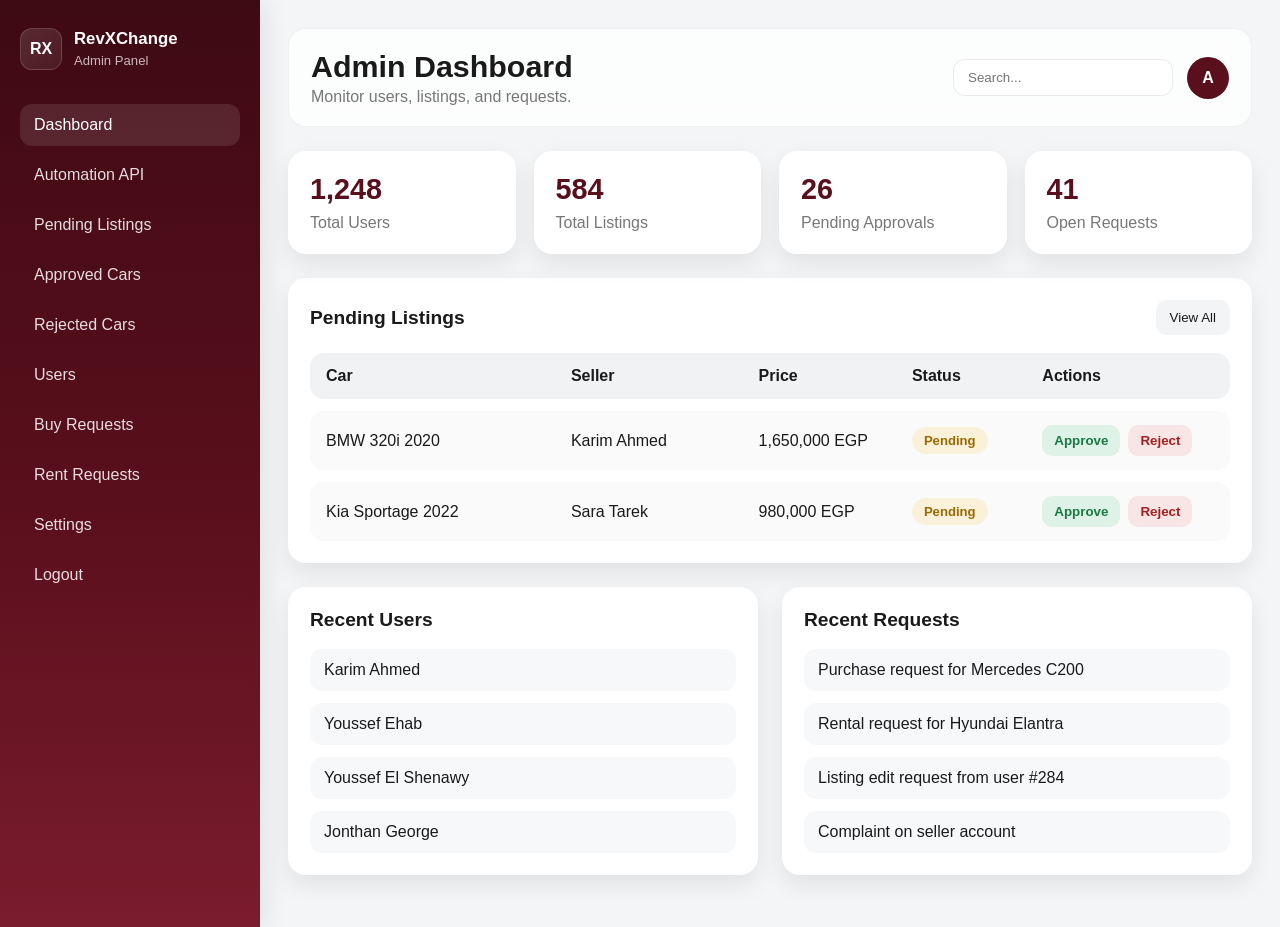
<file: client/pages/admin.html>
<!DOCTYPE html>
<html lang="en">
<head>
  <meta charset="UTF-8" />
  <meta name="viewport" content="width=device-width, initial-scale=1.0" />
  <title>Admin - RevXChange</title>

  <link rel="stylesheet" href="../css/base/reset.css" />
  <link rel="stylesheet" href="../css/base/variables.css" />
  <link rel="stylesheet" href="../css/base/typography.css" />
  <link rel="stylesheet" href="../css/base/style.css" />
  <link rel="stylesheet" href="../css/pages/admin.css" />
</head>
<body>
  <div class="admin-layout">
    <aside class="admin-sidebar">
      <div class="admin-brand">
        <div class="brand-mark">RX</div>
        <div>
          <h2>RevXChange</h2>
          <span>Admin Panel</span>
        </div>
      </div>

      <nav class="admin-menu">
        <a href="#" class="active">Dashboard</a>
         <a href="#">Automation API</a>
        <a href="#">Pending Listings</a>
        <a href="#">Approved Cars</a>
        <a href="#">Rejected Cars</a>
        <a href="#">Users</a>
        <a href="#">Buy Requests</a>
        <a href="#">Rent Requests</a>
        <a href="#">Settings</a>
        <a href="#" id="logoutBtn">Logout</a>
      </nav>
    </aside>

    <main class="admin-main">
      <header class="admin-topbar">
        <div>
          <h1>Admin Dashboard</h1>
          <p>Monitor users, listings, and requests.</p>
        </div>

        <div class="admin-topbar-right">
          <input type="text" placeholder="Search..." class="admin-search" />
          <div class="admin-avatar">A</div>
        </div>
      </header>

      <section class="stats-grid">
        <div class="stat-card">
          <h3>1,248</h3>
          <p>Total Users</p>
        </div>
        <div class="stat-card">
          <h3>584</h3>
          <p>Total Listings</p>
        </div>
        <div class="stat-card">
          <h3>26</h3>
          <p>Pending Approvals</p>
        </div>
        <div class="stat-card">
          <h3>41</h3>
          <p>Open Requests</p>
        </div>
      </section>

      <section class="admin-panel">
        <div class="panel-header">
          <h2>Pending Listings</h2>
          <button class="panel-btn">View All</button>
        </div>

        <div class="admin-table">
          <div class="table-row table-head">
            <span>Car</span>
            <span>Seller</span>
            <span>Price</span>
            <span>Status</span>
            <span>Actions</span>
          </div>

          <div class="table-row">
            <span>BMW 320i 2020</span>
            <span>Karim Ahmed</span>
            <span>1,650,000 EGP</span>
            <span><span class="status pending">Pending</span></span>
            <span class="actions">
              <button class="approve-btn">Approve</button>
              <button class="reject-btn">Reject</button>
            </span>
          </div>

          <div class="table-row">
            <span>Kia Sportage 2022</span>
            <span>Sara Tarek</span>
            <span>980,000 EGP</span>
            <span><span class="status pending">Pending</span></span>
            <span class="actions">
              <button class="approve-btn">Approve</button>
              <button class="reject-btn">Reject</button>
            </span>
          </div>
        </div>
      </section>

      <section class="admin-lower-grid">
        <div class="admin-panel">
          <div class="panel-header">
            <h2>Recent Users</h2>
          </div>
          <ul class="simple-list">
            <li>Karim Ahmed</li>
            <li>Youssef Ehab</li>
            <li>Youssef El Shenawy</li>
            <li>Jonthan George</li>
          </ul>
        </div>

        <div class="admin-panel">
          <div class="panel-header">
            <h2>Recent Requests</h2>
          </div>
          <ul class="simple-list">
            <li>Purchase request for Mercedes C200</li>
            <li>Rental request for Hyundai Elantra</li>
            <li>Listing edit request from user #284</li>
            <li>Complaint on seller account</li>
          </ul>
        </div>
      </section>
    </main>
  </div>

  <script src="../js/admin.js"></script>
</body>
</html>
</file>
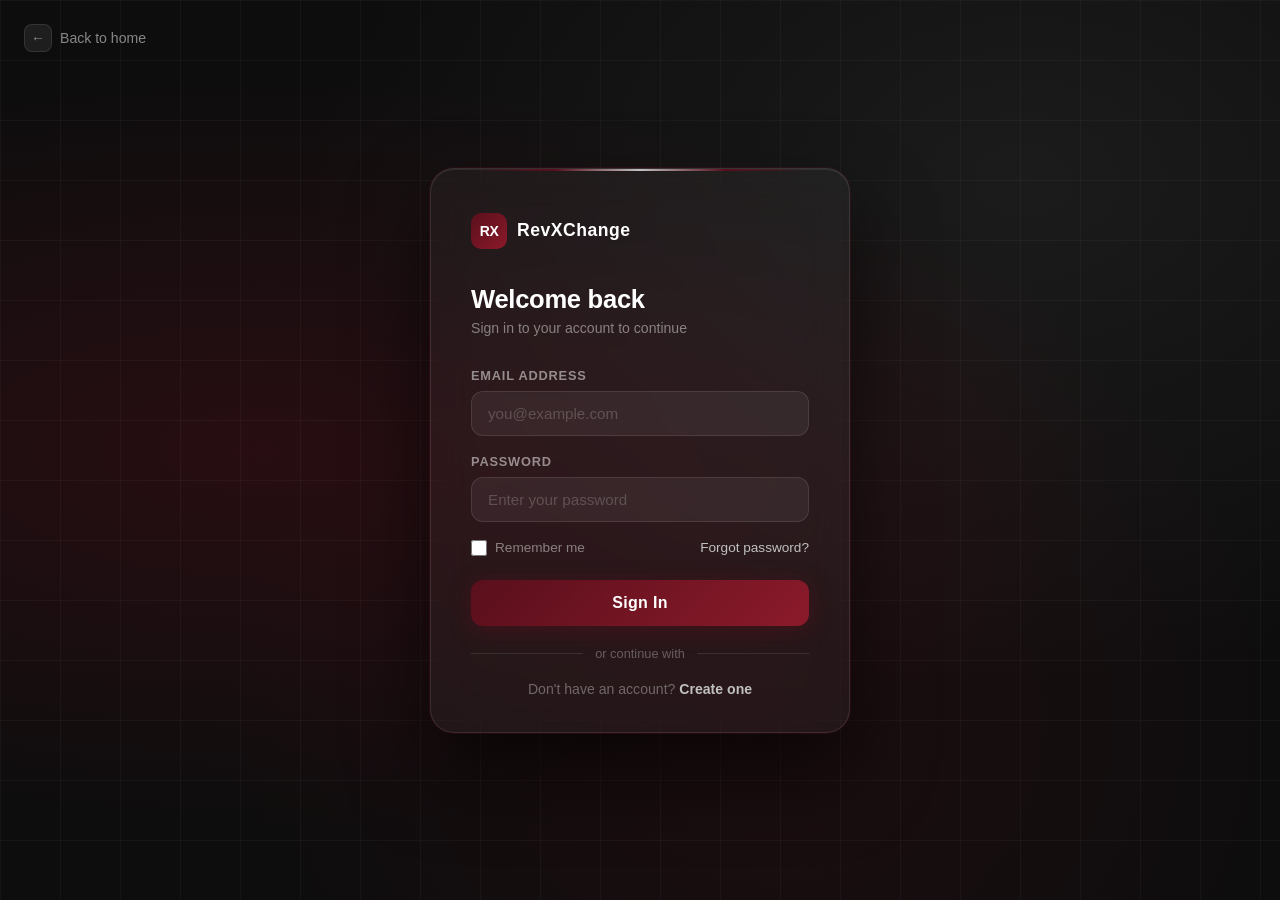
<file: client/pages/dashboard.html>
<!DOCTYPE html>
<html lang="en">

<head>
    <meta charset="UTF-8">
    <meta name="viewport" content="width=device-width, initial-scale=1.0">
    <title>Dashboard — RevXChange</title>

    <link rel="stylesheet" href="../css/base/reset.css">
    <link rel="stylesheet" href="../css/base/variables.css">
    <link rel="stylesheet" href="../css/base/typography.css">
    <link rel="stylesheet" href="../css/base/style.css">
    <link rel="stylesheet" href="../css/components/navbar.css">
    <link rel="stylesheet" href="../css/components/cara.css">
    <link rel="stylesheet" href="../css/base/dashboard.css">
</head>

<body>

    <!-- ── Universal Navbar ──────────────────────────────────── -->
    <nav class="navbar">
        <div class="container">
            <a href="../index.html" class="nav-logo">
                <img src="../assets/images/Logo.png" alt="RevXChange Logo">
            </a>
            <ul class="nav-links">
                <li><a href="used-cars.html">Used Cars</a></li>
                <li><a href="buy-cars.html">New Cars</a></li>
                <li><a href="#">Auctioned Cars</a></li>
                <li>
                    <a href="#" class="cara-nav-link" id="caraNavBtn">
                        <svg class="cara-icon" viewBox="0 0 24 24" fill="none" width="15" height="15">
              <circle cx="12" cy="12" r="9" stroke="currentColor" stroke-width="1.5"/>
              <path d="M8.5 13C8.5 10.5 10.1 8.8 12 8.8C13.9 8.8 15.5 10.5 15.5 13" stroke="currentColor" stroke-width="1.5" stroke-linecap="round"/>
              <circle cx="9.5" cy="15" r="1.1" fill="currentColor"/>
              <circle cx="14.5" cy="15" r="1.1" fill="currentColor"/>
            </svg>
                        <span class="cara-text">Cara AI</span>
                        <span class="cara-spark"></span>
                        <span class="cara-spark"></span>
                        <span class="cara-spark"></span>
                        <span class="cara-spark"></span>
                        <span class="cara-spark"></span>
                    </a>
                </li>
                <li><a href="communities.html">Car Communities</a></li>
                <span class="nav-indicator" id="navIndicator"></span>
            </ul>
            <div class="nav-actions">
                <button class="lang-btn">🌐 عربي</button>
                <a href="sell-car.html" class="sell-btn">+ Sell My Car</a>
                <a href="login.html" class="login-btn" id="loginBtn">Login</a>
                <div class="profile-menu hidden" id="profileMenu">
                    <button class="profile-trigger" id="profileTrigger">
            <div class="profile-avatar">
              <svg width="16" height="16" viewBox="0 0 24 24" fill="currentColor">
                <path d="M12 12c2.7 0 4.8-2.1 4.8-4.8S14.7 2.4 12 2.4 7.2 4.5 7.2 7.2 9.3 12 12 12zm0 2.4c-3.2 0-9.6 1.6-9.6 4.8v2.4h19.2v-2.4c0-3.2-6.4-4.8-9.6-4.8z"/>
              </svg>
            </div>
            <span class="profile-name" id="profileName">User</span>
            <svg class="chevron" width="14" height="14" viewBox="0 0 24 24" fill="currentColor">
              <path d="M7 10l5 5 5-5z"/>
            </svg>
          </button>
                    <ul class="dropdown" id="dropdownMenu">
                        <li class="dropdown-header">
                            <div class="dropdown-avatar">
                                <svg width="20" height="20" viewBox="0 0 24 24" fill="currentColor">
                  <path d="M12 12c2.7 0 4.8-2.1 4.8-4.8S14.7 2.4 12 2.4 7.2 4.5 7.2 7.2 9.3 12 12 12zm0 2.4c-3.2 0-9.6 1.6-9.6 4.8v2.4h19.2v-2.4c0-3.2-6.4-4.8-9.6-4.8z"/>
                </svg>
                            </div>
                            <span id="dropdownName">User</span>
                        </li>
                        <li><a href="dashboard.html?tab=ads">My Ads</a></li>
                        <li><a href="dashboard.html?tab=saved">Saved Ads</a></li>
                        <li><a href="dashboard.html?tab=posts">My Posts</a></li>
                        <li><a href="dashboard.html?tab=settings">Settings</a></li>
                        <li class="dropdown-logout">
                            <a href="#" id="logoutBtn">
                Logout
                <svg width="15" height="15" viewBox="0 0 24 24" fill="currentColor">
                  <path d="M17 7l-1.41 1.41L18.17 11H8v2h10.17l-2.58 2.58L17 17l5-5-5-5zM4 5h8V3H4c-1.1 0-2 .9-2 2v14c0 1.1.9 2 2 2h8v-2H4V5z"/>
                </svg>
              </a>
                        </li>
                    </ul>
                </div>
            </div>
        </div>
    </nav>

    <!-- ── Dashboard ──────────────────────────────────────────── -->
    <div class="dash-page">
        <div class="container">

            <!-- User Header -->
            <div class="dash-header">
                <div class="dash-avatar">
                    <svg width="32" height="32" viewBox="0 0 24 24" fill="currentColor">
            <path d="M12 12c2.7 0 4.8-2.1 4.8-4.8S14.7 2.4 12 2.4 7.2 4.5 7.2 7.2 9.3 12 12 12zm0 2.4c-3.2 0-9.6 1.6-9.6 4.8v2.4h19.2v-2.4c0-3.2-6.4-4.8-9.6-4.8z"/>
          </svg>
                </div>
                <div class="dash-header-info">
                    <h1 id="dashUserName">Welcome back</h1>
                    <p>Manage your listings, saved cars, posts and account settings.</p>
                </div>
            </div>

            <!-- Tabs -->
            <div class="dash-tabs">
                <button class="dash-tab active" data-tab="ads">My Ads</button>
                <button class="dash-tab" data-tab="saved">Saved Ads</button>
                <button class="dash-tab" data-tab="posts">My Posts</button>
                <button class="dash-tab" data-tab="settings">Settings</button>
            </div>

            <!-- ── Tab: My Ads ───────────────────────────────────── -->
            <div class="dash-panel active" id="tab-ads">
                <div class="dash-panel-header">
                    <h2>My Ads</h2>
                    <a href="sell-car.html" class="dash-action-btn">+ New Listing</a>
                </div>
                <div class="dash-ads-grid" id="myAdsGrid"></div>
            </div>

            <!-- ── Tab: Saved Ads ────────────────────────────────── -->
            <div class="dash-panel" id="tab-saved">
                <div class="dash-panel-header">
                    <h2>Saved Ads</h2>
                </div>
                <div class="dash-ads-grid" id="savedAdsGrid"></div>
            </div>

            <!-- ── Tab: My Posts ─────────────────────────────────── -->
            <div class="dash-panel" id="tab-posts">
                <div class="dash-panel-header">
                    <h2>My Posts</h2>
                </div>
                <div class="dash-posts-list" id="myPostsList"></div>
            </div>

            <!-- ── Tab: Settings ─────────────────────────────────── -->
            <div class="dash-panel" id="tab-settings">
                <div class="dash-settings-grid">

                    <!-- Profile Info -->
                    <div class="dash-settings-card">
                        <h3>Profile Information</h3>
                        <div class="dash-form-group">
                            <label>Full Name</label>
                            <input type="text" id="settingName" placeholder="Your full name">
                        </div>
                        <div class="dash-form-group">
                            <label>Email Address</label>
                            <input type="email" id="settingEmail" placeholder="you@example.com">
                        </div>
                        <div class="dash-form-group">
                            <label>Phone Number</label>
                            <input type="tel" id="settingPhone" placeholder="+20 100 000 0000">
                        </div>
                        <button class="dash-save-btn" id="saveProfileBtn">Save Changes</button>
                    </div>

                    <!-- Change Password -->
                    <div class="dash-settings-card">
                        <h3>Change Password</h3>
                        <div class="dash-form-group">
                            <label>Current Password</label>
                            <input type="password" placeholder="Enter current password">
                        </div>
                        <div class="dash-form-group">
                            <label>New Password</label>
                            <input type="password" placeholder="Enter new password">
                        </div>
                        <div class="dash-form-group">
                            <label>Confirm New Password</label>
                            <input type="password" placeholder="Confirm new password">
                        </div>
                        <button class="dash-save-btn">Update Password</button>
                    </div>

                    <!-- Language -->
                    <div class="dash-settings-card">
                        <h3>Language</h3>
                        <p class="dash-settings-desc">Choose your preferred language for the site.</p>
                        <div class="dash-lang-options">
                            <button class="dash-lang-btn active" data-lang="en">🌐 English</button>
                            <button class="dash-lang-btn" data-lang="ar">🌐 العربية</button>
                        </div>
                    </div>

                    <!-- Danger Zone -->
                    <div class="dash-settings-card dash-danger-card">
                        <h3>Account Actions</h3>
                        <p class="dash-settings-desc">Permanently delete your account and all your data. This cannot be undone.</p>
                        <button class="dash-delete-btn">Delete My Account</button>
                    </div>

                </div>
            </div>

        </div>
    </div>

    <script src="../js/navbar.js"></script>
    <script src="../js/cara.js"></script>
    <script src="../js/dashboard.js"></script>
</body>

</html>
</file>
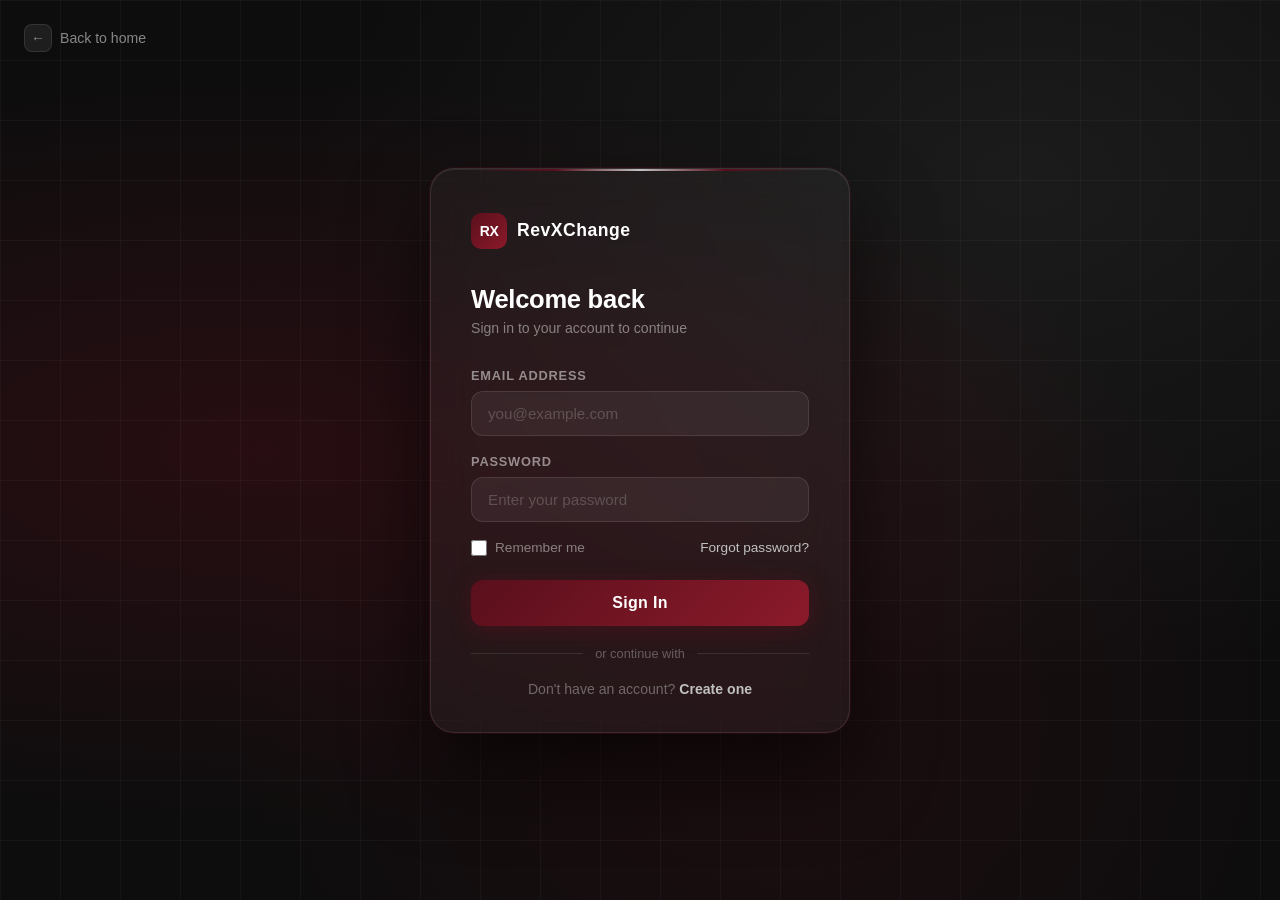
<file: client/pages/login.html>
<!DOCTYPE html>
<html lang="en">
<head>
  <meta charset="UTF-8">
  <meta name="viewport" content="width=device-width, initial-scale=1.0">
  <title>Login – RevXChange</title>
  <link rel="stylesheet" href="../css/base/reset.css">
  <link rel="stylesheet" href="../css/base/variables.css">
  <link rel="stylesheet" href="../css/base/typography.css">
  <link rel="stylesheet" href="../css/components/navbar.css">
  <link rel="stylesheet" href="../css/pages/login.css">
</head>

 
<body>

  <div class="bg"></div>
  <div class="bg-grid"></div>


  <a href="../index.html" class="back-home">
    <div class="back-arrow">←</div>
    Back to home
  </a>

  
  <div class="scene"> 
    <div class="card-3d" id="card"> <!-- da el main div-->

      <!-- da el card -->
      <div class="card-face card-front">
        <div class="card-logo">
          <div class="logo-mark">RX</div>
          <div class="logo-text">RevXChange</div>
        </div>
        
        <h1 class="card-title">Welcome back</h1>
        <p class="card-subtitle">Sign in to your account to continue</p>

        <div class="form-group">
          <label>Email address</label>
          <input type="email" placeholder="you@example.com">
        </div>

        <div class="form-group">
          <label>Password</label>
          <input type="password" placeholder="Enter your password">
        </div>

        <div class="form-row">
          <label class="remember-me">
            <input type="checkbox">
            <span>Remember me</span>
          </label>
          <a href="#" class="forgot-link">Forgot password?</a>
        </div>

        <button class="btn-primary" onclick="signIn()">Sign In</button>

        <div class="divider"><span>or continue with</span></div>

        <p class="switch-text">
          Don't have an account? <a href="#" onclick="flipCard()">Create one</a>
        </p>
      </div>

      <!--Register -->
      <div class="card-face card-back">
        <div class="card-logo">
          <div class="logo-mark">RX</div>
          <div class="logo-text">Rev<span>X</span>Change</div>
        </div>

        <h1 class="card-title">Create account</h1>
        <p class="card-subtitle">Join thousands of car buyers & sellers</p>

        <div class="form-group">
          <label>Full name</label>
          <input type="text" placeholder="Your full name">
        </div>

        <div class="form-group">
          <label>Email address</label>
          <input type="email" placeholder="you@example.com">
        </div>

        <div class="form-group">
          <label>Password</label>
          <input type="password" placeholder="Create a strong password" id="regPassword" oninput="checkStrength(this.value)">
          <div class="strength-bar">
            <div class="strength-seg" id="s1"></div>
            <div class="strength-seg" id="s2"></div>
            <div class="strength-seg" id="s3"></div>
            <div class="strength-seg" id="s4"></div>
          </div>
        </div>

        <button class="btn-primary" style="margin-top: 8px;">Create Account</button>

        <div class="divider"><span>or sign up with</span></div>

        <p class="switch-text">
          Already have an account? <a href="#" onclick="flipCard()">Sign in</a>
        </p>
      </div>

    </div>

  </div>

   <script src="../js/login.js"></script>
  <script src="../js/admin.js"></script>
</body>
</html>
</file>
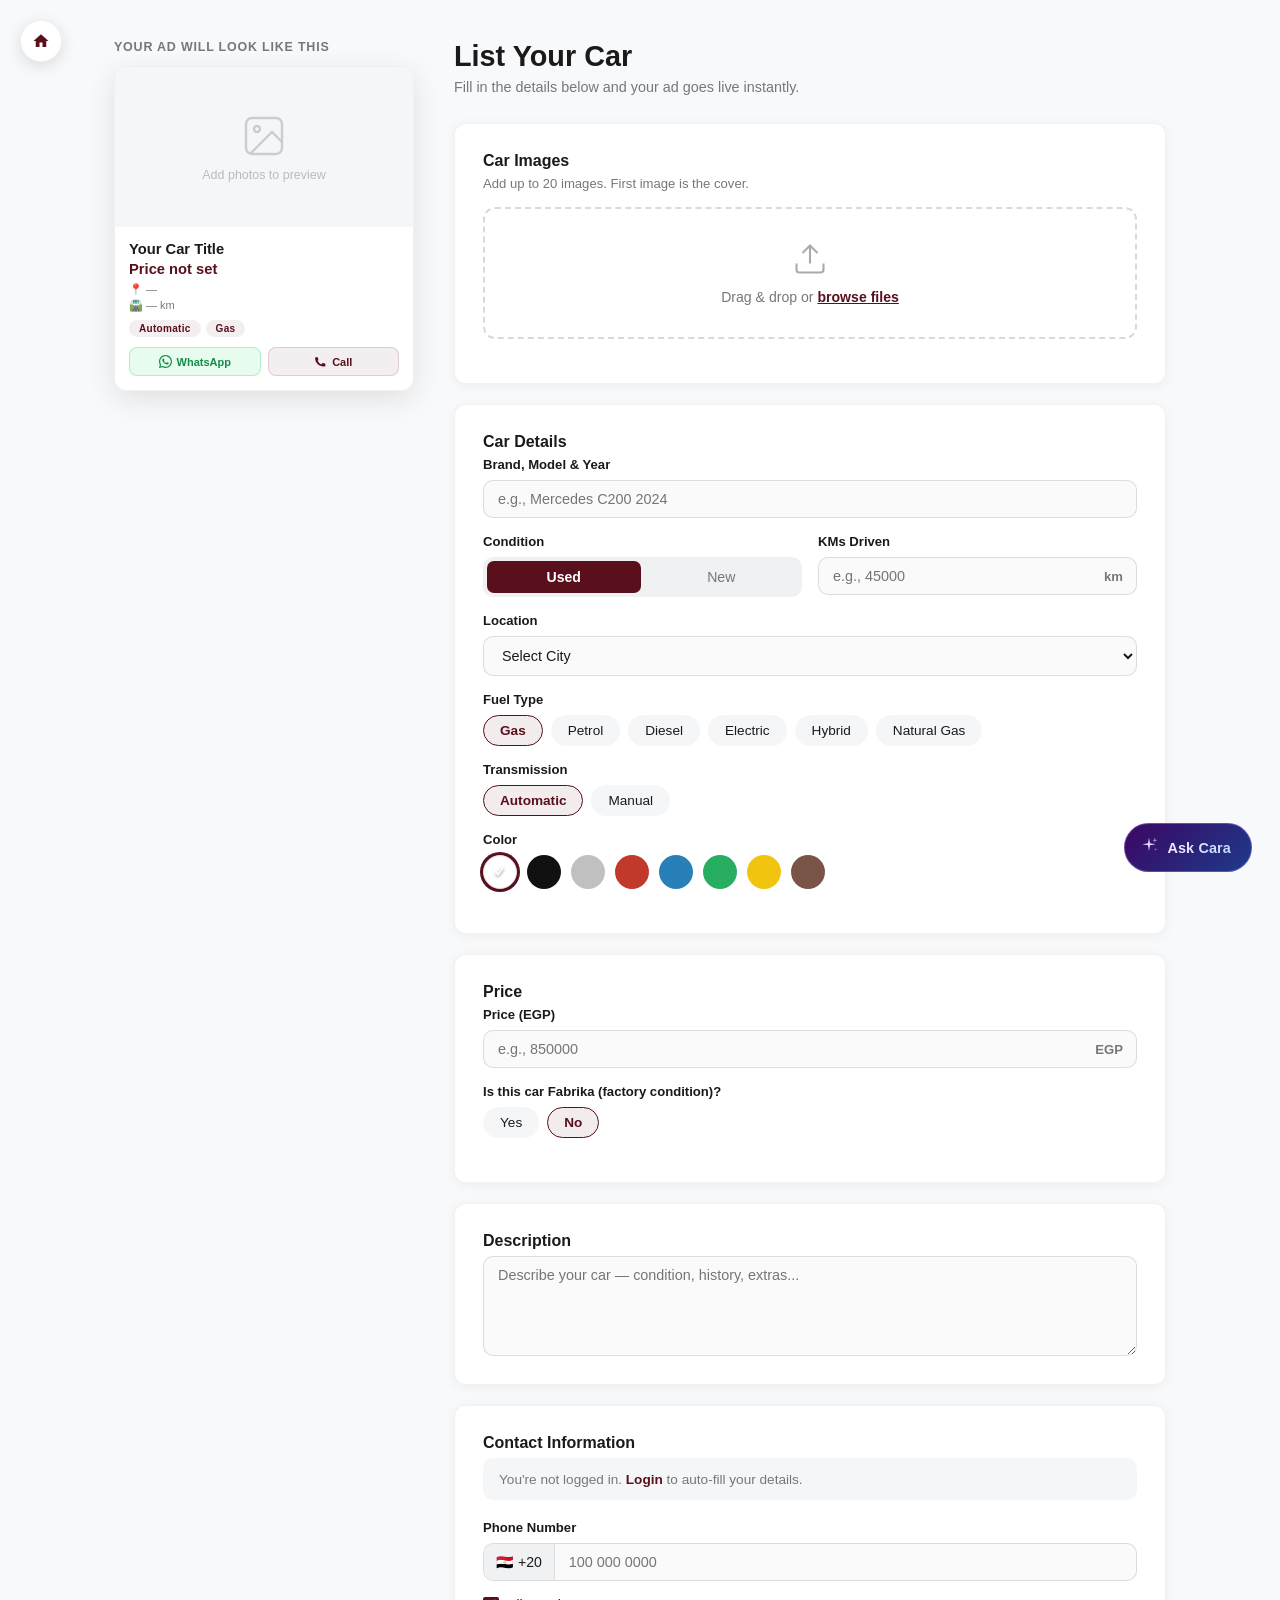
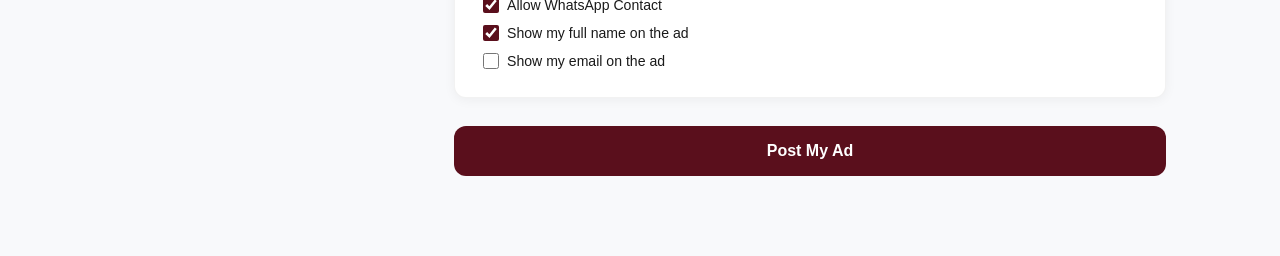
<file: client/pages/sell-car.html>
<!DOCTYPE html>
<html lang="en">
<head>
  <meta charset="UTF-8" />
  <meta name="viewport" content="width=device-width, initial-scale=1.0" />
  <title>Sell Your Car - RevXChange</title>

  <link rel="stylesheet" href="../css/base/reset.css" />
  <link rel="stylesheet" href="../css/base/variables.css" />
  <link rel="stylesheet" href="../css/base/typography.css" />
  <link rel="stylesheet" href="../css/base/style.css" />
  <link rel="stylesheet" href="../css/components/cards.css" />
  <link rel="stylesheet" href="../css/components/cara.css" />
  <link rel="stylesheet" href="../css/pages/sell-car.css" />
</head>
<body>

  <!-- ── Home Button ────────────────────────────────────────── -->
  <a href="../index.html" class="sell-home-btn" title="Back to Home">
    <svg width="18" height="18" viewBox="0 0 24 24" fill="currentColor">
      <path d="M10 20v-6h4v6h5v-8h3L12 3 2 12h3v8z"/>
    </svg>
  </a>

  <!-- ── Main Layout ────────────────────────────────────────── -->
  <div class="sell-layout">

    <!-- LEFT: Sticky Live Preview Card -->
    <aside class="sell-preview-col">
      <div class="sell-preview-label">Your ad will look like this</div>
      <div class="sell-preview-card" id="previewCard">

        <!-- Image carousel -->
        <div class="sell-preview-img" id="previewImgWrap">
          <div class="sell-preview-placeholder" id="previewPlaceholder">
            <svg width="48" height="48" viewBox="0 0 24 24" fill="none" stroke="#ccc" stroke-width="1.2">
              <rect x="3" y="3" width="18" height="18" rx="3"/>
              <circle cx="8.5" cy="8.5" r="1.5"/>
              <path d="M21 15l-5-5L5 21"/>
            </svg>
            <span>Add photos to preview</span>
          </div>
          <div class="sell-carousel" id="sellCarousel" style="display:none">
            <div class="sell-carousel-track" id="carouselTrack"></div>
            <button class="sell-carousel-arrow prev" id="carouselPrev">‹</button>
            <button class="sell-carousel-arrow next" id="carouselNext">›</button>
            <div class="sell-carousel-counter" id="carouselCounter">1 / 1</div>
          </div>
        </div>

        <!-- Card info -->
        <div class="sell-preview-info">
          <h4 id="previewTitle">Your Car Title</h4>
          <div class="sell-preview-price" id="previewPrice">Price not set</div>
          <div class="sell-preview-meta">
            <span id="previewCity">📍 City</span>
            <span id="previewKm">🛣️ — km</span>
          </div>
          <div class="sell-preview-tags" id="previewTags">
            <span class="car-tag" id="previewTransmission">Automatic</span>
            <span class="car-tag" id="previewFuel">Gas</span>
            <span class="car-tag car-tag-fabrika" id="previewFabrika" style="display:none">Fabrika</span>
          </div>
          <div class="sell-preview-actions">
            <span class="sell-preview-action-btn whatsapp">
              <svg viewBox="0 0 24 24" fill="currentColor" width="13" height="13"><path d="M17.472 14.382c-.297-.149-1.758-.867-2.03-.967-.273-.099-.471-.148-.67.15-.197.297-.767.966-.94 1.164-.173.199-.347.223-.644.075-.297-.15-1.255-.463-2.39-1.475-.883-.788-1.48-1.761-1.653-2.059-.173-.297-.018-.458.13-.606.134-.133.298-.347.446-.52.149-.174.198-.298.298-.497.099-.198.05-.371-.025-.52-.075-.149-.669-1.612-.916-2.207-.242-.579-.487-.5-.669-.51-.173-.008-.371-.01-.57-.01-.198 0-.52.074-.792.372-.272.297-1.04 1.016-1.04 2.479 0 1.462 1.065 2.875 1.213 3.074.149.198 2.096 3.2 5.077 4.487.709.306 1.262.489 1.694.625.712.227 1.36.195 1.871.118.571-.085 1.758-.719 2.006-1.413.248-.694.248-1.289.173-1.413-.074-.124-.272-.198-.57-.347z"/><path d="M12 0C5.373 0 0 5.373 0 12c0 2.117.549 4.107 1.51 5.84L0 24l6.335-1.48A11.934 11.934 0 0 0 12 24c6.627 0 12-5.373 12-12S18.627 0 12 0zm0 21.818a9.818 9.818 0 0 1-5.006-1.371l-.36-.214-3.722.869.936-3.62-.235-.372A9.797 9.797 0 0 1 2.182 12C2.182 6.58 6.58 2.182 12 2.182S21.818 6.58 21.818 12 17.42 21.818 12 21.818z"/></svg>
              WhatsApp
            </span>
            <span class="sell-preview-action-btn call">
              <svg viewBox="0 0 24 24" fill="currentColor" width="13" height="13"><path d="M6.62 10.79a15.053 15.053 0 0 0 6.59 6.59l2.2-2.2a1 1 0 0 1 1.01-.24c1.12.37 2.33.57 3.57.57a1 1 0 0 1 1 1v3.5a1 1 0 0 1-1 1C9.61 22 2 14.39 2 5a1 1 0 0 1 1-1h3.5a1 1 0 0 1 1 1c0 1.25.2 2.45.57 3.57a1 1 0 0 1-.25 1.01l-2.2 2.21z"/></svg>
              Call
            </span>
          </div>
        </div>

      </div>
    </aside>

    <!-- RIGHT: Form -->
    <main class="sell-form-col">

      <div class="sell-form-header">
        <h1>List Your Car</h1>
        <p>Fill in the details below and your ad goes live instantly.</p>
      </div>

      <!-- Section: Images -->
      <div class="sell-section">
        <h3 class="sell-section-title">Car Images</h3>
        <p class="sell-section-sub">Add up to 20 images. First image is the cover.</p>
        <div class="sell-upload-zone" id="uploadZone">
          <svg width="36" height="36" viewBox="0 0 24 24" fill="none" stroke="#aaa" stroke-width="1.4">
            <path d="M21 15v4a2 2 0 0 1-2 2H5a2 2 0 0 1-2-2v-4"/>
            <polyline points="17 8 12 3 7 8"/>
            <line x1="12" y1="3" x2="12" y2="15"/>
          </svg>
          <p>Drag & drop or <label for="imgInput" class="sell-upload-link">browse files</label></p>
          <input type="file" id="imgInput" accept="image/*" multiple style="display:none">
        </div>
        <div class="sell-img-thumbs" id="imgThumbs"></div>
      </div>

      <!-- Section: Car Details -->
      <div class="sell-section">
        <h3 class="sell-section-title">Car Details</h3>

        <div class="sell-form-row">
          <div class="sell-form-group full">
            <label>Brand, Model & Year</label>
            <input type="text" id="carInfo" placeholder="e.g., Mercedes C200 2024">
          </div>
        </div>

        <div class="sell-form-row">
          <div class="sell-form-group">
            <label>Condition</label>
            <div class="sell-toggle" id="conditionToggle">
              <button type="button" class="active" data-val="Used">Used</button>
              <button type="button" data-val="New">New</button>
            </div>
          </div>
          <div class="sell-form-group">
            <label>KMs Driven</label>
            <div class="sell-input-suffix">
              <input type="number" id="kmsDriven" placeholder="e.g., 45000">
              <span>km</span>
            </div>
          </div>
        </div>

        <div class="sell-form-row">
          <div class="sell-form-group full">
            <label>Location</label>
            <select id="citySelect">
              <option value="">Select City</option>
              <option>Cairo</option>
              <option>Alexandria</option>
              <option>Giza</option>
              <option>Mansoura</option>
              <option>Tanta</option>
              <option>Suez</option>
              <option>Ismailia</option>
              <option>Hurghada</option>
              <option>Port Said</option>
              <option>Zagazig</option>
              <option>Aswan</option>
              <option>Luxor</option>
            </select>
          </div>
        </div>

        <div class="sell-form-row">
          <div class="sell-form-group full">
            <label>Fuel Type</label>
            <div class="sell-chips" id="fuelChips">
              <button type="button" class="sell-chip active" data-val="Gas">Gas</button>
              <button type="button" class="sell-chip" data-val="Petrol">Petrol</button>
              <button type="button" class="sell-chip" data-val="Diesel">Diesel</button>
              <button type="button" class="sell-chip" data-val="Electric">Electric</button>
              <button type="button" class="sell-chip" data-val="Hybrid">Hybrid</button>
              <button type="button" class="sell-chip" data-val="Natural Gas">Natural Gas</button>
            </div>
          </div>
        </div>

        <div class="sell-form-row">
          <div class="sell-form-group full">
            <label>Transmission</label>
            <div class="sell-chips" id="transmissionChips">
              <button type="button" class="sell-chip active" data-val="Automatic">Automatic</button>
              <button type="button" class="sell-chip" data-val="Manual">Manual</button>
            </div>
          </div>
        </div>

        <div class="sell-form-row">
          <div class="sell-form-group full">
            <label>Color</label>
            <div class="sell-colors" id="colorPicker">
              <div class="sell-color-item active" data-color="White" style="background:#fff;border:1px solid #ddd"></div>
              <div class="sell-color-item" data-color="Black" style="background:#111"></div>
              <div class="sell-color-item" data-color="Silver" style="background:#c0c0c0"></div>
              <div class="sell-color-item" data-color="Red" style="background:#c0392b"></div>
              <div class="sell-color-item" data-color="Blue" style="background:#2980b9"></div>
              <div class="sell-color-item" data-color="Green" style="background:#27ae60"></div>
              <div class="sell-color-item" data-color="Gold" style="background:#f1c40f"></div>
              <div class="sell-color-item" data-color="Brown" style="background:#795548"></div>
            </div>
          </div>
        </div>

      </div>

      <!-- Section: Price -->
      <div class="sell-section">
        <h3 class="sell-section-title">Price</h3>
        <div class="sell-form-row">
          <div class="sell-form-group full">
            <label>Price (EGP)</label>
            <div class="sell-input-suffix">
              <input type="number" id="carPrice" placeholder="e.g., 850000">
              <span>EGP</span>
            </div>
          </div>
        </div>
        <div class="sell-form-row">
          <div class="sell-form-group full">
            <label>Is this car Fabrika (factory condition)?</label>
            <div class="sell-chips" id="fabrikaChips">
              <button type="button" class="sell-chip" data-val="yes">Yes</button>
              <button type="button" class="sell-chip active" data-val="no">No</button>
            </div>
          </div>
        </div>
      </div>

      <!-- Section: Description -->
      <div class="sell-section">
        <h3 class="sell-section-title">Description</h3>
        <div class="sell-form-group full">
          <textarea id="carDesc" rows="4" placeholder="Describe your car — condition, history, extras..."></textarea>
        </div>
      </div>

      <!-- Section: Contact -->
      <div class="sell-section">
        <h3 class="sell-section-title">Contact Information</h3>

        <div class="sell-contact-profile" id="contactProfileInfo"></div>

        <div class="sell-form-row">
          <div class="sell-form-group full">
            <label>Phone Number</label>
            <div class="sell-phone-row">
              <span class="sell-flag">🇪🇬 +20</span>
              <input type="tel" id="phoneNumber" placeholder="100 000 0000">
            </div>
          </div>
        </div>

        <div class="sell-check-row">
          <input type="checkbox" id="waCheck" checked>
          <label for="waCheck">Allow WhatsApp Contact</label>
        </div>
        <div class="sell-check-row">
          <input type="checkbox" id="showNameCheck" checked>
          <label for="showNameCheck">Show my full name on the ad</label>
        </div>
        <div class="sell-check-row">
          <input type="checkbox" id="showEmailCheck">
          <label for="showEmailCheck">Show my email on the ad</label>
        </div>
      </div>

      <!-- Submit -->
      <button class="sell-submit-btn" id="sellSubmitBtn">Post My Ad</button>

    </main>
  </div>

  <script src="../js/cars.js"></script>
  <script src="../js/sellcar.js"></script>
  <script src="../js/cara.js"></script>
</body>
</html>
</file>
<file: client/css/base/variables.css>
:root {
  --primary: #5a0f1c; /* wine red */
  --primary-dark: #3e0a13;
  --secondary: #c0c0c0; /* silver */
  --background: #f8f9fb;
  --white: #ffffff;
  --text-dark: #1a1a1a;
  --text-light: #777;

  --section-padding: 60px;
  --container-width: 1200px;

  --radius: 12px;

  --shadow: 0 10px 25px rgba(0, 0, 0, 0.08);


  --color-bg: var(--background);
  --text-primary: var(--text-dark);
}
</file>
<file: client/css/base/typography.css>
body {
  font-family: 'Segoe UI', sans-serif;
  background-color: var(--background);
  color: var(--text-dark);
}

h1, h2, h3 {
  font-weight: 600;
}
</file>
<file: client/css/base/style.css>
.container {
  max-width: 1200px;
  width: 100%;
  margin: 0 auto;
  padding: 0 24px;
}

.section {
  padding: var(--section-padding) 0;
}
</file>
<file: client/css/pages/admin.css>
body {
  background: #f4f5f7;
  color: var(--text-dark);
  font-family: 'Segoe UI', sans-serif;
}

.admin-layout {
  display: flex;
  min-height: 100vh;
}

.admin-sidebar {
  width: 260px;
  background: linear-gradient(180deg, #3e0a13, #5a0f1c 55%, #7a1c2d);
  color: var(--white);
  padding: 28px 20px;
  box-shadow: 6px 0 24px rgba(0, 0, 0, 0.08);
}

.admin-brand {
  display: flex;
  align-items: center;
  gap: 12px;
  margin-bottom: 34px;
}

.brand-mark {
  width: 42px;
  height: 42px;
  border-radius: 12px;
  background: linear-gradient(135deg, #ffffff22, #ffffff10);
  border: 1px solid rgba(255,255,255,0.15);
  display: flex;
  align-items: center;
  justify-content: center;
  font-weight: 700;
}

.admin-brand h2 {
  font-size: 1.05rem;
  margin-bottom: 2px;
}

.admin-brand span {
  font-size: 0.82rem;
  color: rgba(255,255,255,0.72);
}

.admin-menu {
  display: flex;
  flex-direction: column;
  gap: 8px;
}

.admin-menu a {
  text-decoration: none;
  color: rgba(255,255,255,0.86);
  padding: 12px 14px;
  border-radius: 12px;
  transition: 0.2s ease;
}

.admin-menu a:hover,
.admin-menu a.active {
  background: rgba(255,255,255,0.10);
  color: var(--white);
}

.admin-main {
  flex: 1;
  padding: 28px;
}

.admin-topbar {
  background: rgba(255,255,255,0.75);
  backdrop-filter: blur(12px);
  border: 1px solid rgba(0,0,0,0.05);
  border-radius: 18px;
  padding: 20px 22px;
  display: flex;
  justify-content: space-between;
  align-items: center;
  margin-bottom: 24px;
}

.admin-topbar h1 {
  font-size: 1.9rem;
  margin-bottom: 4px;
}

.admin-topbar p {
  color: var(--text-light);
}

.admin-topbar-right {
  display: flex;
  align-items: center;
  gap: 14px;
}

.admin-search {
  border: 1px solid rgba(0,0,0,0.08);
  background: var(--white);
  border-radius: 12px;
  padding: 10px 14px;
  min-width: 220px;
  outline: none;
}

.admin-avatar {
  width: 42px;
  height: 42px;
  border-radius: 50%;
  background: var(--primary);
  color: var(--white);
  display: flex;
  align-items: center;
  justify-content: center;
  font-weight: 700;
}

.stats-grid {
  display: grid;
  grid-template-columns: repeat(4, 1fr);
  gap: 18px;
  margin-bottom: 24px;
}

.stat-card,
.admin-panel {
  background: var(--white);
  border-radius: 18px;
  box-shadow: var(--shadow);
}

.stat-card {
  padding: 22px;
}

.stat-card h3 {
  font-size: 1.8rem;
  color: var(--primary);
  margin-bottom: 8px;
}

.stat-card p {
  color: var(--text-light);
}

.admin-panel {
  padding: 22px;
  margin-bottom: 24px;
}

.panel-header {
  display: flex;
  justify-content: space-between;
  align-items: center;
  margin-bottom: 18px;
}

.panel-header h2 {
  font-size: 1.2rem;
}

.panel-btn {
  border: none;
  background: #f3f4f6;
  color: var(--text-dark);
  padding: 10px 14px;
  border-radius: 10px;
  cursor: pointer;
}

.admin-table {
  display: flex;
  flex-direction: column;
  gap: 12px;
}

.table-row {
  display: grid;
  grid-template-columns: 2fr 1.5fr 1.2fr 1fr 1.5fr;
  gap: 16px;
  align-items: center;
  padding: 14px 16px;
  border-radius: 14px;
  background: #fafafb;
}

.table-head {
  font-weight: 700;
  background: #f1f2f4;
}

.status {
  display: inline-block;
  padding: 6px 12px;
  border-radius: 999px;
  font-size: 0.82rem;
  font-weight: 700;
}

.status.pending {
  background: rgba(242, 194, 48, 0.16);
  color: #9a6a00;
}

.status.approved {
  background: rgba(30, 180, 90, 0.14);
  color: #187a43;
}

.status.rejected {
  background: rgba(220, 50, 50, 0.12);
  color: #a32020;
}

.actions {
  display: flex;
  gap: 8px;
}

.approve-btn,
.reject-btn {
  border: none;
  padding: 8px 12px;
  border-radius: 10px;
  cursor: pointer;
  font-weight: 600;
}

.approve-btn {
  background: rgba(30, 180, 90, 0.12);
  color: #187a43;
}

.reject-btn {
  background: rgba(220, 50, 50, 0.10);
  color: #a32020;
}

.admin-lower-grid {
  display: grid;
  grid-template-columns: 1fr 1fr;
  gap: 24px;
}

.simple-list {
  list-style: none;
  display: flex;
  flex-direction: column;
  gap: 12px;
}

.simple-list li {
  padding: 12px 14px;
  background: #f7f8fa;
  border-radius: 12px;
}
</file>
<file: client/css/components/navbar.css>
/* ── Base: Full-width glass ─────────────────────────────────── */
.navbar {
    position: fixed;
    top: 0;
    left: 50%;
    transform: translateX(-50%);
    width: 100%;
    max-width: 100%;
    z-index: 1000;
    padding: 0;
    background: rgba(255, 255, 255, 0.08);
    backdrop-filter: blur(16px);
    -webkit-backdrop-filter: blur(16px);
    border-bottom: 1px solid rgba(255, 255, 255, 0.14);
    border-radius: 0;
    transition:
        top 0.45s cubic-bezier(0.4, 0, 0.2, 1),
        width 0.45s cubic-bezier(0.4, 0, 0.2, 1),
        max-width 0.45s cubic-bezier(0.4, 0, 0.2, 1),
        border-radius 0.45s cubic-bezier(0.4, 0, 0.2, 1),
        background 0.4s ease,
        box-shadow 0.4s ease,
        border-color 0.4s ease,
        padding 0.45s cubic-bezier(0.4, 0, 0.2, 1);
}

.navbar.scrolled {
    top: 14px;
    width: calc(100% - 80px);
    max-width: 1060px;
    border-radius: 999px;
    border: 1px solid rgba(255, 255, 255, 0.55);
    background: rgba(255, 255, 255, 0.72);
    backdrop-filter: blur(28px) saturate(1.6);
    -webkit-backdrop-filter: blur(28px) saturate(1.6);
    box-shadow:
        0 8px 32px rgba(0, 0, 0, 0.10),
        0 1.5px 0 rgba(255,255,255,0.7) inset;
}

/* ── Container ──────────────────────────────────────────────── */
.navbar .container {
    max-width: var(--container-width);
    margin: 0 auto;
    padding: 0 24px;
    display: flex;
    align-items: center;
    gap: 16px;
    height: 72px;
    transition: height 0.45s cubic-bezier(0.4, 0, 0.2, 1),
                padding 0.45s cubic-bezier(0.4, 0, 0.2, 1);
}

.navbar.scrolled .container {
    height: 52px;
    max-width: 100%;
    padding: 0 20px;
}

/* ── Logo ───────────────────────────────────────────────────── */
.nav-logo {
    text-decoration: none;
    flex-shrink: 0;
}

.nav-logo img {
    height: 110px; /* slightly larger */
    width: auto;
    object-fit: contain;
    transition: height 0.45s cubic-bezier(0.4, 0, 0.2, 1);
    position: relative;
    z-index: 2;
}

.navbar.scrolled .nav-logo img {
    height: 110px;
}

/* ── Nav Links ──────────────────────────────────────────────── */
.nav-links {
    list-style: none;
    display: flex;
    align-items: center;
    gap: 2px;
    flex: 1;
    position: relative;
    flex-wrap: nowrap; /* never wrap */
}

.nav-links a {
    text-decoration: none;
    color: var(--white);
    font-size: 0.84rem; /* tightened from 0.92rem */
    font-weight: 500;
    padding: 6px 9px;
    border-radius: 8px;
    white-space: nowrap; /* never break into two lines */
    text-shadow: 0 1px 3px rgba(0, 0, 0, 0.4);
    transition: color 0.2s ease, background 0.2s ease, text-shadow 0.2s ease;
    display: block;
}

.nav-links a:hover {
    color: var(--white);
    background: rgba(255, 255, 255, 0.12);
}

.navbar.scrolled .nav-links a {
    color: var(--text-dark);
    text-shadow: none;
}

.navbar.scrolled .nav-links a:hover {
    color: var(--primary);
    background: rgba(90, 15, 28, 0.06);
}

/* ── Sliding Indicator ──────────────────────────────────────── */
.nav-indicator {
    position: absolute;
    bottom: -2px;
    left: 0;
    height: 2px;
    width: 0;
    background: rgba(255, 255, 255, 0.9);
    border-radius: 999px;
    opacity: 0;
    pointer-events: none;
    transition:
        left 0.28s cubic-bezier(0.4, 0, 0.2, 1),
        width 0.28s cubic-bezier(0.4, 0, 0.2, 1),
        opacity 0.18s ease;
}

.navbar.scrolled .nav-indicator {
    background: var(--primary);
    bottom: -6px;
}

/* ── Actions ────────────────────────────────────────────────── */
.nav-actions {
    display: flex;
    align-items: center;
    gap: 8px;
    flex-shrink: 0;
}

.lang-btn {
    background: rgba(255, 255, 255, 0.15);
    border: 1px solid rgba(255, 255, 255, 0.4);
    color: var(--white);
    padding: 5px 10px;
    border-radius: var(--radius);
    cursor: pointer;
    font-size: 0.82rem;
    transition: all 0.2s;
    text-shadow: 0 1px 3px rgba(0, 0, 0, 0.3);
    white-space: nowrap;
}

.lang-btn:hover {
    background: rgba(255, 255, 255, 0.25);
}

.navbar.scrolled .lang-btn {
    background: none;
    border-color: rgba(0, 0, 0, 0.2);
    color: var(--text-dark);
    text-shadow: none;
}

.sell-btn {
    background: var(--primary);
    color: var(--white);
    padding: 7px 13px;
    border-radius: var(--radius);
    text-decoration: none;
    font-weight: 600;
    font-size: 0.84rem;
    transition: background 0.2s;
    box-shadow: 0 2px 10px rgba(90, 15, 28, 0.35);
    white-space: nowrap;
}

.sell-btn:hover {
    background: var(--primary-dark);
}

.login-btn {
    color: var(--white);
    text-decoration: none;
    font-weight: 500;
    font-size: 0.84rem;
    text-shadow: 0 1px 3px rgba(0, 0, 0, 0.3);
    transition: color 0.2s;
    white-space: nowrap;
}

.navbar.scrolled .login-btn {
    color: var(--text-dark);
    text-shadow: none;
}

.login-btn:hover {
    opacity: 0.8;
}

/* ── Profile Dropdown ───────────────────────────────────────── */
.profile-menu {
    position: relative;
}

.dropdown {
    display: none;
    position: absolute;
    right: 0;
    top: 48px;
    background: rgba(255, 255, 255, 0.95);
    backdrop-filter: blur(12px);
    border-radius: var(--radius);
    box-shadow: var(--shadow);
    list-style: none;
    min-width: 170px;
    overflow: hidden;
    border: 1px solid rgba(0, 0, 0, 0.06);
}

.dropdown li a {
    display: block;
    padding: 12px 16px;
    color: var(--text-dark);
    text-decoration: none;
    font-size: 0.9rem;
    transition: background 0.2s;
}

.dropdown li a:hover {
    background: var(--background);
    color: var(--primary);
}

/* ── Utility ────────────────────────────────────────────────── */
.hidden {
    display: none;
}

/* Profile trigger button */
.profile-trigger {
    display: flex;
    align-items: center;
    gap: 8px;
    background: rgba(255, 255, 255, 0.12);
    border: 1px solid rgba(255, 255, 255, 0.25);
    border-radius: 100px;
    padding: 5px 10px 5px 5px;
    cursor: pointer;
    color: white;
    transition: all 0.2s;
}

.navbar.scrolled .profile-trigger {
    background: rgba(0, 0, 0, 0.05);
    border-color: rgba(0, 0, 0, 0.15);
    color: var(--text-dark);
}

.profile-trigger:hover {
    background: rgba(255, 255, 255, 0.2);
}

.navbar.scrolled .profile-trigger:hover {
    background: rgba(0, 0, 0, 0.08);
}

.profile-avatar {
    width: 28px;
    height: 28px;
    border-radius: 50%;
    background: rgba(255, 255, 255, 0.2);
    display: flex;
    align-items: center;
    justify-content: center;
    flex-shrink: 0;
}

.navbar.scrolled .profile-avatar {
    background: rgba(0, 0, 0, 0.08);
}

.profile-name {
    font-size: 0.84rem;
    font-weight: 600;
}

.chevron {
    transition: transform 0.2s;
}

.profile-menu.open .chevron {
    transform: rotate(180deg);
}

/* Click-based dropdown (not hover) */
.profile-menu:hover .dropdown {
    display: none;
}

.profile-menu.open .dropdown {
    display: block;
}

.dropdown {
    animation: dropIn 0.18s ease;
    top: calc(100% + 10px);
    border-radius: 16px;
    min-width: 220px;
    box-shadow: 0 8px 40px rgba(0, 0, 0, 0.14);
}

@keyframes dropIn {
    from { opacity: 0; transform: translateY(-6px); }
    to   { opacity: 1; transform: translateY(0); }
}

/* Dropdown header */
.dropdown-header {
    display: flex;
    align-items: center;
    gap: 12px;
    padding: 14px 16px;
    background: #f5f6fa;
    border-bottom: 1px solid rgba(0, 0, 0, 0.06);
    pointer-events: none;
}

.dropdown-avatar {
    width: 38px;
    height: 38px;
    border-radius: 50%;
    background: #e0e0e0;
    display: flex;
    align-items: center;
    justify-content: center;
    color: #888;
    flex-shrink: 0;
}

.dropdown-header span {
    font-weight: 700;
    font-size: 0.92rem;
    color: var(--text-dark);
}

/* Logout row */
.dropdown-logout a {
    color: #c0392b !important;
    display: flex;
    align-items: center;
    justify-content: space-between;
    border-top: 1px solid rgba(0, 0, 0, 0.06);
}

.dropdown-logout a:hover {
    background: #fff5f5 !important;
}

/* ── Cara AI Nav Item ────────────────────────────────────────── */
@keyframes caraShimmer {
    0%   { background-position: 0% 50%; }
    50%  { background-position: 100% 50%; }
    100% { background-position: 0% 50%; }
}

@keyframes caraIconPulse {
    0%, 100% { opacity: 0.7; transform: scale(1);    filter: drop-shadow(0 0 3px rgba(167,139,250,0.6)); }
    50%       { opacity: 1;   transform: scale(1.12); filter: drop-shadow(0 0 7px rgba(167,139,250,1));   }
}

@keyframes sparkFly {
    0%   { transform: translate(0, 0) scale(0); opacity: 0; }
    25%  { opacity: 1; }
    100% { transform: translate(var(--tx), var(--ty)) scale(0); opacity: 0; }
}

.cara-nav-link {
    position: relative;
    display: flex !important;
    align-items: center;
    gap: 5px;
    padding: 5px 10px !important;
    text-decoration: none;
    overflow: visible !important;
    white-space: nowrap;
}

.cara-nav-link:hover {
    background: rgba(167, 139, 250, 0.13) !important;
}

.navbar.scrolled .cara-nav-link:hover {
    background: rgba(109, 40, 217, 0.07) !important;
}

/* Animated gradient text */
.cara-text {
    background: linear-gradient(90deg, #d8b4fe, #93c5fd, #f0abfc, #d8b4fe);
    background-size: 300% 100%;
    -webkit-background-clip: text;
    -webkit-text-fill-color: transparent;
    background-clip: text;
    animation: caraShimmer 3.5s ease infinite;
    font-weight: 600;
    font-size: 0.84rem;
    font-family: 'Segoe UI', sans-serif;
}

.navbar.scrolled .cara-text {
    background: linear-gradient(90deg, #6d28d9, #1d4ed8, #7e22ce, #6d28d9);
    background-size: 300% 100%;
    -webkit-background-clip: text;
    -webkit-text-fill-color: transparent;
    background-clip: text;
    animation: caraShimmer 3.5s ease infinite;
}

/* Icon */
.cara-nav-link .cara-icon {
    color: #c4b5fd;
    animation: caraIconPulse 2.8s ease-in-out infinite;
    flex-shrink: 0;
}

.navbar.scrolled .cara-nav-link .cara-icon {
    color: #7c3aed;
}

/* Spark particles */
.cara-spark {
    position: absolute;
    width: 4px;
    height: 4px;
    border-radius: 50%;
    background: radial-gradient(circle, #d8b4fe, #93c5fd);
    top: 50%;
    left: 50%;
    opacity: 0;
    pointer-events: none;
}

.cara-spark:nth-child(3) { --tx: -12px; --ty: -14px; }
.cara-spark:nth-child(4) { --tx:  13px; --ty: -12px; }
.cara-spark:nth-child(5) { --tx: -15px; --ty:   5px; width: 3px; height: 3px; }
.cara-spark:nth-child(6) { --tx:  14px; --ty:   7px; }
.cara-spark:nth-child(7) { --tx:   2px; --ty: -17px; width: 3px; height: 3px; }

.cara-nav-link:hover .cara-spark:nth-child(3) { animation: sparkFly 0.65s ease-out 0s    forwards; }
.cara-nav-link:hover .cara-spark:nth-child(4) { animation: sparkFly 0.65s ease-out 0.06s forwards; }
.cara-nav-link:hover .cara-spark:nth-child(5) { animation: sparkFly 0.65s ease-out 0.11s forwards; }
.cara-nav-link:hover .cara-spark:nth-child(6) { animation: sparkFly 0.65s ease-out 0.04s forwards; }
.cara-nav-link:hover .cara-spark:nth-child(7) { animation: sparkFly 0.65s ease-out 0.09s forwards; }
</file>
<file: client/css/components/cara.css>
/*CARA AI  ·  floating button + chatbot panel*/

@keyframes caraShimmerBg {
    0%   { background-position: 0%   50%; }
    50%  { background-position: 100% 50%; }
    100% { background-position: 0%   50%; }
}

@keyframes fabPulseRing {
    0%   { box-shadow: 0 8px 28px rgba(109,40,217,0.4), 0 0 0 0   rgba(109,40,217,0.35); }
    70%  { box-shadow: 0 8px 28px rgba(109,40,217,0.4), 0 0 0 10px rgba(109,40,217,0);   }
    100% { box-shadow: 0 8px 28px rgba(109,40,217,0.4), 0 0 0 0   rgba(109,40,217,0);   }
}

@keyframes panelIn {
    from { opacity: 0; transform: translateY(18px) scale(0.96); }
    to   { opacity: 1; transform: translateY(0)    scale(1);    }
}

@keyframes msgSlideIn {
    from { opacity: 0; transform: translateY(7px); }
    to   { opacity: 1; transform: translateY(0);   }
}

@keyframes typingBounce {
    0%, 80%, 100% { transform: scale(0.55); opacity: 0.35; }
    40%            { transform: scale(1);    opacity: 1;    }
}

@keyframes fabIconPulse {
    0%, 100% { transform: scale(1);    filter: drop-shadow(0 0 4px rgba(196,181,252,0.7)); }
    50%       { transform: scale(1.14); filter: drop-shadow(0 0 8px rgba(196,181,252,1));   }
}

/*Floating Action Button*/
.cara-fab {
    position: fixed;
    bottom: 28px;
    right: 28px;
    z-index: 9997;
    display: flex;
    align-items: center;
    gap: 8px;
    background: linear-gradient(135deg, #3b0764, #1e3a8a, #4a044e, #1e3a8a);
    background-size: 300% 300%;
    animation: caraShimmerBg 5s ease infinite, fabPulseRing 3s ease-in-out infinite;
    border: 1px solid rgba(216, 180, 254, 0.3);
    border-radius: 999px;
    padding: 12px 20px 12px 14px;
    cursor: pointer;
    color: white;
    font-family: 'Segoe UI', sans-serif;
    transition: transform 0.22s cubic-bezier(0.4,0,0.2,1);
    backdrop-filter: blur(8px);
}

.cara-fab:hover {
    transform: translateY(-4px) scale(1.03);
}

.cara-fab .cara-fab-icon {
    color: #e9d5ff;
    animation: fabIconPulse 2.8s ease-in-out infinite;
    flex-shrink: 0;
}

.cara-fab .cara-fab-label {
    background: linear-gradient(90deg, #f3e8ff, #bfdbfe, #fae8ff, #f3e8ff);
    background-size: 300% 100%;
    -webkit-background-clip: text;
    -webkit-text-fill-color: transparent;
    background-clip: text;
    animation: caraShimmerBg 3s ease infinite;
    font-size: 0.9rem;
    font-weight: 600;
    letter-spacing: 0.01em;
}

/*Chatbot Panel*/
.cara-panel {
    position: fixed;
    bottom: 98px;
    right: 28px;
    z-index: 9998;
    width: 400px;
    max-height: 600px;
    display: flex;
    flex-direction: column;
    background: rgba(255,255,255,0.98);
    backdrop-filter: blur(28px) saturate(1.4);
    -webkit-backdrop-filter: blur(28px) saturate(1.4);
    border-radius: 24px;
    border: 1px solid rgba(196,181,252,0.28);
    box-shadow:
        0 24px 72px rgba(0,0,0,0.13),
        0 1px 0 rgba(255,255,255,0.9) inset;
    overflow: hidden;
    animation: panelIn 0.3s cubic-bezier(0.4,0,0.2,1) forwards;
}

.cara-panel.cara-hidden {
    display: none !important;
}

/* Panel Header */
.cara-header {
    display: flex;
    align-items: center;
    gap: 12px;
    padding: 16px 18px;
    background: linear-gradient(135deg, #1e1b4b 0%, #312e81 40%, #0c4a6e 100%);
    flex-shrink: 0;
}

.cara-header-avatar {
    width: 38px;
    height: 38px;
    border-radius: 50%;
    background: rgba(255,255,255,0.1);
    border: 1px solid rgba(196,181,252,0.35);
    display: flex;
    align-items: center;
    justify-content: center;
    flex-shrink: 0;
    color: #ddd6fe;
    animation: fabIconPulse 2.8s ease-in-out infinite;
}

.cara-header-info { flex: 1; min-width: 0; }

.cara-header-name {
    font-size: 0.95rem;
    font-weight: 700;
    font-family: 'Segoe UI', sans-serif;
    letter-spacing: 0.02em;
    background: linear-gradient(90deg, #e9d5ff, #bfdbfe, #f5d0fe);
    -webkit-background-clip: text;
    -webkit-text-fill-color: transparent;
    background-clip: text;
}

.cara-header-status {
    display: flex;
    align-items: center;
    gap: 5px;
    font-size: 11px;
    color: rgba(196,181,252,0.75);
    font-family: 'Segoe UI', sans-serif;
    margin-top: 2px;
}

.cara-status-dot {
    width: 6px;
    height: 6px;
    border-radius: 50%;
    background: #34d399;
    animation: fabIconPulse 2s ease-in-out infinite;
    flex-shrink: 0;
}

.cara-header-close {
    width: 30px;
    height: 30px;
    border-radius: 50%;
    border: none;
    background: rgba(255,255,255,0.1);
    color: rgba(255,255,255,0.65);
    cursor: pointer;
    font-size: 1rem;
    display: flex;
    align-items: center;
    justify-content: center;
    transition: background 0.18s, color 0.18s;
    flex-shrink: 0;
    line-height: 1;
}

.cara-header-close:hover {
    background: rgba(255,255,255,0.2);
    color: white;
}

/* Messages */
.cara-messages {
    flex: 1;
    overflow-y: auto;
    padding: 18px 18px 10px;
    display: flex;
    flex-direction: column;
    gap: 12px;
    scroll-behavior: smooth;
}

.cara-messages::-webkit-scrollbar { width: 3px; }
.cara-messages::-webkit-scrollbar-track { background: transparent; }
.cara-messages::-webkit-scrollbar-thumb { background: rgba(0,0,0,0.08); border-radius: 2px; }

/* Message rows */
.cara-msg {
    display: flex;
    gap: 8px;
    animation: msgSlideIn 0.26s cubic-bezier(0.4,0,0.2,1) forwards;
}

.cara-msg.from-cara { align-self: flex-start; max-width: 92%; }
.cara-msg.from-user { align-self: flex-end;   flex-direction: row-reverse; max-width: 80%; }

.cara-msg-avatar {
    width: 26px;
    height: 26px;
    border-radius: 50%;
    background: linear-gradient(135deg, #4c1d95, #1e3a8a);
    display: flex;
    align-items: center;
    justify-content: center;
    flex-shrink: 0;
    margin-top: 3px;
    color: #ddd6fe;
}

.cara-bubble {
    padding: 10px 14px;
    border-radius: 16px;
    font-size: 0.88rem;
    line-height: 1.65;
    font-family: 'Segoe UI', sans-serif;
}

.from-cara .cara-bubble {
    background: #f5f3ff;
    color: #1a1a1a;
    border-bottom-left-radius: 4px;
    border: 1px solid rgba(196,181,252,0.2);
}

.from-user .cara-bubble {
    background: linear-gradient(135deg, #4c1d95, #1e3a8a);
    color: white;
    border-bottom-right-radius: 4px;
}

.cara-bubble[dir="rtl"] {
    text-align: right;
    font-size: 0.92rem;
}

.cara-bubble a {
    color: #7c3aed;
    font-weight: 600;
    text-decoration: none;
}
.cara-bubble a:hover { text-decoration: underline; }

/* Typing indicator */
.cara-typing {
    display: flex;
    align-items: center;
    gap: 5px;
    padding: 10px 14px;
    background: #f5f3ff;
    border-radius: 16px;
    border-bottom-left-radius: 4px;
    border: 1px solid rgba(196,181,252,0.2);
    width: fit-content;
}

.cara-typing-dot {
    width: 7px;
    height: 7px;
    border-radius: 50%;
    background: rgba(109,40,217,0.45);
}

.cara-typing-dot:nth-child(1) { animation: typingBounce 1.2s ease-in-out 0s   infinite; }
.cara-typing-dot:nth-child(2) { animation: typingBounce 1.2s ease-in-out 0.2s infinite; }
.cara-typing-dot:nth-child(3) { animation: typingBounce 1.2s ease-in-out 0.4s infinite; }

/* Quick action buttons */
.cara-quick-actions {
    display: flex;
    flex-wrap: wrap;
    gap: 7px;
}

.cara-quick-btn {
    background: white;
    border: 1px solid rgba(196,181,252,0.5);
    border-radius: 999px;
    padding: 7px 14px;
    font-size: 0.82rem;
    font-weight: 500;
    color: #4c1d95;
    cursor: pointer;
    font-family: 'Segoe UI', sans-serif;
    transition: all 0.18s ease;
    white-space: nowrap;
}

.cara-quick-btn:hover {
    background: linear-gradient(135deg, #4c1d95, #1e3a8a);
    color: white;
    border-color: transparent;
    transform: translateY(-1px);
    box-shadow: 0 4px 12px rgba(76,29,149,0.25);
}

/* Chip selections */
.cara-chips {
    display: flex;
    flex-wrap: wrap;
    gap: 6px;
}

.cara-chip-btn {
    background: white;
    border: 1px solid rgba(196,181,252,0.45);
    border-radius: 9px;
    padding: 6px 12px;
    font-size: 0.81rem;
    font-weight: 500;
    color: #1e1b4b;
    cursor: pointer;
    font-family: 'Segoe UI', sans-serif;
    transition: all 0.18s ease;
}

.cara-chip-btn:hover {
    background: #f5f3ff;
    border-color: #a78bfa;
    color: #4c1d95;
    transform: translateY(-1px);
}

/* Input bar */
.cara-input-bar {
    display: flex;
    gap: 9px;
    align-items: center;
    padding: 13px 15px;
    border-top: 1px solid rgba(0,0,0,0.05);
    background: #fafafa;
    flex-shrink: 0;
}

.cara-text-input {
    flex: 1;
    border: 1px solid rgba(196,181,252,0.35);
    border-radius: 999px;
    padding: 9px 16px;
    font-size: 0.87rem;
    font-family: 'Segoe UI', sans-serif;
    outline: none;
    background: white;
    color: #1a1a1a;
    transition: border-color 0.2s, box-shadow 0.2s;
}

.cara-text-input:focus {
    border-color: #a78bfa;
    box-shadow: 0 0 0 3px rgba(167,139,250,0.1);
}

.cara-text-input::placeholder { color: #ccc; }

.cara-send-btn {
    width: 36px;
    height: 36px;
    border-radius: 50%;
    border: none;
    background: linear-gradient(135deg, #4c1d95, #1e3a8a);
    color: white;
    cursor: pointer;
    display: flex;
    align-items: center;
    justify-content: center;
    flex-shrink: 0;
    transition: transform 0.18s, box-shadow 0.18s;
    box-shadow: 0 4px 12px rgba(76,29,149,0.3);
}

.cara-send-btn:hover {
    transform: scale(1.1);
    box-shadow: 0 6px 16px rgba(76,29,149,0.4);
}

/* ── FAB Hover Particles ─────────────────────────────────────── */
@keyframes fabSpark {
    0%   { transform: translate(0,0) scale(0); opacity: 0; }
    25%  { opacity: 1; }
    100% { transform: translate(var(--tx), var(--ty)) scale(0); opacity: 0; }
}

.cara-fab {
    overflow: visible;
}

.cara-fab-spark {
    position: absolute;
    width: 5px;
    height: 5px;
    border-radius: 50%;
    background: radial-gradient(circle, #e9d5ff, #93c5fd);
    pointer-events: none;
    opacity: 0;
    top: 50%;
    left: 50%;
}

.cara-fab-spark:nth-child(1) { --tx: -18px; --ty: -20px; }
.cara-fab-spark:nth-child(2) { --tx:  20px; --ty: -16px; width: 4px; height: 4px; }
.cara-fab-spark:nth-child(3) { --tx: -22px; --ty:   8px; }
.cara-fab-spark:nth-child(4) { --tx:  18px; --ty:  14px; width: 4px; height: 4px; }
.cara-fab-spark:nth-child(5) { --tx:   4px; --ty: -24px; width: 3px; height: 3px; }
.cara-fab-spark:nth-child(6) { --tx: -10px; --ty:  22px; width: 3px; height: 3px; }

.cara-fab:hover .cara-fab-spark:nth-child(1) { animation: fabSpark 0.7s ease-out 0s    forwards; }
.cara-fab:hover .cara-fab-spark:nth-child(2) { animation: fabSpark 0.7s ease-out 0.05s forwards; }
.cara-fab:hover .cara-fab-spark:nth-child(3) { animation: fabSpark 0.7s ease-out 0.1s  forwards; }
.cara-fab:hover .cara-fab-spark:nth-child(4) { animation: fabSpark 0.7s ease-out 0.03s forwards; }
.cara-fab:hover .cara-fab-spark:nth-child(5) { animation: fabSpark 0.7s ease-out 0.08s forwards; }
.cara-fab:hover .cara-fab-spark:nth-child(6) { animation: fabSpark 0.7s ease-out 0.13s forwards; }
</file>
<file: client/css/base/dashboard.css>
/* ── Page Layout ─────────────────────────────────────────────── */
.dash-page {
    padding: 110px 0 80px;
    min-height: 100vh;
    background: var(--background);
}

.navbar {
    top: 14px;
    width: calc(100% - 80px);
    max-width: 1060px ;
    border-radius: 999px;
    border: 1px solid rgba(255, 255, 255, 0.55);
    background: rgba(255, 255, 255, 0.72);
    backdrop-filter: blur(28px) saturate(1.6);
    -webkit-backdrop-filter: blur(28px) saturate(1.6);
    box-shadow: 0 8px 32px rgba(0, 0, 0, 0.10);
}

.navbar .nav-links a {
    color: var(--text-dark);
    text-shadow: none;
}

.navbar .nav-links a:hover {
    color: var(--primary);
    background: rgba(90, 15, 28, 0.06);
}

.navbar .lang-btn {
    background: none;
    border-color: rgba(0, 0, 0, 0.2);
    color: var(--text-dark);
    text-shadow: none;
}

.navbar .login-btn {
    color: var(--text-dark);
    text-shadow: none;
}

.navbar .profile-trigger {
    background: rgba(0, 0, 0, 0.05)t;
    border-color: rgba(0, 0, 0, 0.15);
    color: var(--text-dark);
}

.navbar .profile-avatar {
    background: rgba(0, 0, 0, 0.08);
}

.navbar .cara-text {
    background: linear-gradient(90deg, #6d28d9, #1d4ed8, #7e22ce, #6d28d9);
    background-size: 300% 100% ;
    -webkit-background-clip: text;
    -webkit-text-fill-color: transparent ;
    background-clip: text ;
}

.navbar .cara-icon {
    color: #7c3aed;
}

.navbar .nav-indicator {
    background: var(--primary);
}
/* ── User Header ─────────────────────────────────────────────── */
.dash-header {
    display: flex;
    align-items: center;
    gap: 20px;
    margin-bottom: 36px;
}

.dash-avatar {
    width: 64px;
    height: 64px;
    border-radius: 50%;
    background: var(--primary);
    display: flex;
    align-items: center;
    justify-content: center;
    color: white;
    flex-shrink: 0;
}

.dash-header-info h1 {
    font-size: 1.6rem;
    font-weight: 700;
    color: var(--text-dark);
    font-family: 'Segoe UI', sans-serif;
    margin-bottom: 4px;
}

.dash-header-info p {
    font-size: 0.9rem;
    color: var(--text-light);
    font-family: 'Segoe UI', sans-serif;
}

/* ── Tabs ────────────────────────────────────────────────────── */
.dash-tabs {
    display: flex;
    gap: 0;
    border-bottom: 1px solid rgba(0,0,0,0.08);
    margin-bottom: 32px;
}

.dash-tab {
    background: none;
    border: none;
    padding: 12px 24px;
    font-size: 0.95rem;
    font-weight: 500;
    color: var(--text-light);
    cursor: pointer;
    position: relative;
    font-family: 'Segoe UI', sans-serif;
    transition: color 0.2s;
}

.dash-tab:hover {
    color: var(--primary);
}

.dash-tab.active {
    color: var(--primary);
    font-weight: 700;
}

.dash-tab.active::after {
    content: '';
    position: absolute;
    bottom: -1px;
    left: 0;
    width: 100%;
    height: 2px;
    background: var(--primary);
    border-radius: 999px;
}

/* ── Panels ──────────────────────────────────────────────────── */
.dash-panel {
    display: none;
}

.dash-panel.active {
    display: block;
}

.dash-panel-header {
    display: flex;
    align-items: center;
    justify-content: space-between;
    margin-bottom: 24px;
}

.dash-panel-header h2 {
    font-size: 1.2rem;
    font-weight: 700;
    color: var(--text-dark);
    font-family: 'Segoe UI', sans-serif;
}

.dash-action-btn {
    background: var(--primary);
    color: white;
    padding: 8px 16px;
    border-radius: var(--radius);
    text-decoration: none;
    font-size: 0.88rem;
    font-weight: 600;
    font-family: 'Segoe UI', sans-serif;
    transition: background 0.2s;
}

.dash-action-btn:hover {
    background: var(--primary-dark);
}

/* ── Ads Grid ────────────────────────────────────────────────── */
.dash-ads-grid {
    display: grid;
    grid-template-columns: repeat(auto-fill, minmax(280px, 1fr));
    gap: 20px;
}

/* ── Ad Card ─────────────────────────────────────────────────── */
.dash-ad-card {
    background: white;
    border-radius: var(--radius);
    overflow: hidden;
    border: 1px solid transparent;
    box-shadow: var(--shadow);
    transition: transform 0.2s, box-shadow 0.2s;
}

.dash-ad-card:hover {
    transform: translateY(-3px);
    box-shadow: 0 12px 28px rgba(0,0,0,0.1);
}

.dash-ad-img {
    width: 100%;
    height: 140px;
    background: #f5f6f8;
    display: flex;
    align-items: center;
    justify-content: center;
    padding: 16px;
}

.dash-ad-img img {
    max-width: 100%;
    max-height: 110px;
    object-fit: contain;
    filter: drop-shadow(0 2px 6px rgba(0,0,0,0.1));
}

.dash-ad-body {
    padding: 16px;
}

.dash-ad-top {
    display: flex;
    align-items: flex-start;
    justify-content: space-between;
    margin-bottom: 8px;
}

.dash-ad-title {
    font-size: 0.95rem;
    font-weight: 700;
    color: var(--text-dark);
    font-family: 'Segoe UI', sans-serif;
}

.dash-ad-price {
    font-size: 0.95rem;
    font-weight: 700;
    color: var(--primary);
    font-family: 'Segoe UI', sans-serif;
    margin-bottom: 10px;
}

.dash-ad-meta {
    font-size: 0.82rem;
    color: var(--text-light);
    font-family: 'Segoe UI', sans-serif;
    margin-bottom: 14px;
    display: flex;
    gap: 12px;
}

/* Status Badge */
.dash-status {
    font-size: 0.75rem;
    font-weight: 700;
    padding: 3px 10px;
    border-radius: 999px;
    flex-shrink: 0;
}

.dash-status.active {
    background: rgba(16, 185, 129, 0.12);
    color: #059669;
}

.dash-status.pending {
    background: rgba(245, 158, 11, 0.12);
    color: #d97706;
}

.dash-status.sold {
    background: rgba(90, 15, 28, 0.08);
    color: var(--primary);
}

/* Ad Actions */
.dash-ad-actions {
    display: flex;
    gap: 8px;
}

.dash-ad-btn {
    flex: 1;
    padding: 7px 10px;
    border-radius: 8px;
    font-size: 0.82rem;
    font-weight: 600;
    font-family: 'Segoe UI', sans-serif;
    cursor: pointer;
    transition: all 0.2s;
    border: none;
    text-align: center;
}

.dash-ad-btn.edit {
    background: rgba(90,15,28,0.07);
    color: var(--primary);
}

.dash-ad-btn.edit:hover {
    background: rgba(90,15,28,0.14);
}

.dash-ad-btn.remove {
    background: #fff5f5;
    color: #c0392b;
}

.dash-ad-btn.remove:hover {
    background: #ffe0e0;
}

/* ── Empty State ─────────────────────────────────────────────── */
.dash-empty {
    grid-column: 1 / -1;
    text-align: center;
    padding: 60px 20px;
    background: white;
    border-radius: var(--radius);
    color: var(--text-light);
    font-family: 'Segoe UI', sans-serif;
}

.dash-empty span {
    display: block;
    font-size: 2.5rem;
    margin-bottom: 14px;
}

.dash-empty p {
    font-size: 0.95rem;
    margin-bottom: 20px;
}

.dash-empty a {
    display: inline-block;
    background: var(--primary);
    color: white;
    padding: 10px 22px;
    border-radius: var(--radius);
    text-decoration: none;
    font-weight: 600;
    font-size: 0.88rem;
    transition: background 0.2s;
}

.dash-empty a:hover {
    background: var(--primary-dark);
}

/* ── Posts List ──────────────────────────────────────────────── */
.dash-posts-list {
    display: flex;
    flex-direction: column;
    gap: 16px;
}

.dash-post-card {
    background: white;
    border-radius: var(--radius);
    padding: 20px 24px;
    box-shadow: var(--shadow);
    border: 1px solid transparent;
    transition: border-color 0.2s, box-shadow 0.2s;
}

.dash-post-card:hover {
    border-color: rgba(90,15,28,0.1);
    box-shadow: 0 8px 24px rgba(0,0,0,0.08);
}

.dash-post-community {
    display: inline-flex;
    align-items: center;
    gap: 6px;
    background: rgba(90,15,28,0.07);
    color: var(--primary);
    font-size: 0.78rem;
    font-weight: 600;
    padding: 3px 10px;
    border-radius: 999px;
    margin-bottom: 10px;
    font-family: 'Segoe UI', sans-serif;
}

.dash-post-text {
    font-size: 0.93rem;
    color: var(--text-dark);
    line-height: 1.6;
    font-family: 'Segoe UI', sans-serif;
    margin-bottom: 12px;
}

.dash-post-footer {
    display: flex;
    align-items: center;
    justify-content: space-between;
    font-size: 0.82rem;
    color: var(--text-light);
    font-family: 'Segoe UI', sans-serif;
}

.dash-post-stats {
    display: flex;
    gap: 12px;
}

.dash-post-delete {
    background: none;
    border: none;
    color: #c0392b;
    font-size: 0.82rem;
    font-weight: 600;
    cursor: pointer;
    font-family: 'Segoe UI', sans-serif;
    transition: opacity 0.2s;
}

.dash-post-delete:hover {
    opacity: 0.7;
}

/* ── Settings ────────────────────────────────────────────────── */
.dash-settings-grid {
    display: grid;
    grid-template-columns: repeat(auto-fill, minmax(320px, 1fr));
    gap: 24px;
}

.dash-settings-card {
    background: white;
    border-radius: var(--radius);
    padding: 28px;
    box-shadow: var(--shadow);
}

.dash-settings-card h3 {
    font-size: 1rem;
    font-weight: 700;
    color: var(--text-dark);
    font-family: 'Segoe UI', sans-serif;
    margin-bottom: 20px;
}

.dash-settings-desc {
    font-size: 0.88rem;
    color: var(--text-light);
    font-family: 'Segoe UI', sans-serif;
    margin-bottom: 16px;
    line-height: 1.6;
}

.dash-form-group {
    margin-bottom: 16px;
}

.dash-form-group label {
    display: block;
    font-size: 0.82rem;
    font-weight: 600;
    color: var(--text-dark);
    font-family: 'Segoe UI', sans-serif;
    margin-bottom: 6px;
}

.dash-form-group input {
    width: 100%;
    padding: 10px 14px;
    border: 1px solid rgba(0,0,0,0.12);
    border-radius: 10px;
    font-size: 0.9rem;
    font-family: 'Segoe UI', sans-serif;
    color: var(--text-dark);
    background: #fafafa;
    outline: none;
    transition: border-color 0.2s, box-shadow 0.2s;
}

.dash-form-group input:focus {
    border-color: var(--primary);
    box-shadow: 0 0 0 3px rgba(90,15,28,0.08);
    background: white;
}

.dash-save-btn {
    background: var(--primary);
    color: white;
    border: none;
    padding: 10px 22px;
    border-radius: var(--radius);
    font-size: 0.88rem;
    font-weight: 600;
    font-family: 'Segoe UI', sans-serif;
    cursor: pointer;
    transition: background 0.2s;
    margin-top: 4px;
}

.dash-save-btn:hover {
    background: var(--primary-dark);
}

/* Language */
.dash-lang-options {
    display: flex;
    gap: 12px;
}

.dash-lang-btn {
    flex: 1;
    padding: 10px;
    border-radius: 10px;
    border: 1px solid rgba(0,0,0,0.12);
    background: #fafafa;
    font-size: 0.88rem;
    font-weight: 500;
    font-family: 'Segoe UI', sans-serif;
    cursor: pointer;
    transition: all 0.2s;
    color: var(--text-dark);
}

.dash-lang-btn.active {
    background: var(--primary);
    color: white;
    border-color: var(--primary);
    font-weight: 700;
}

.dash-lang-btn:hover:not(.active) {
    border-color: var(--primary);
    color: var(--primary);
}

/* Danger Zone */
.dash-danger-card {
    border: 1px solid rgba(192, 57, 43, 0.2);
}

.dash-danger-card h3 {
    color: #c0392b;
}

.dash-delete-btn {
    background: #fff5f5;
    color: #c0392b;
    border: 1px solid rgba(192,57,43,0.3);
    padding: 10px 22px;
    border-radius: var(--radius);
    font-size: 0.88rem;
    font-weight: 600;
    font-family: 'Segoe UI', sans-serif;
    cursor: pointer;
    transition: all 0.2s;
}

.dash-delete-btn:hover {
    background: #c0392b;
    color: white;
}

/* ── Success Toast ────────────────────────────────────────────── */
.dash-toast {
    position: fixed;
    bottom: 30px;
    left: 50%;
    transform: translateX(-50%) translateY(20px);
    background: #1a1a1a;
    color: white;
    padding: 12px 24px;
    border-radius: 999px;
    font-size: 0.88rem;
    font-family: 'Segoe UI', sans-serif;
    font-weight: 500;
    opacity: 0;
    transition: all 0.3s ease;
    z-index: 9999;
    pointer-events: none;
}

.dash-toast.show {
    opacity: 1;
    transform: translateX(-50%) translateY(0);
}
</file>
<file: client/css/pages/login.css>
* {
      margin: 0;
      padding: 0;
      box-sizing: border-box;
    }

    body {
      min-height: 100vh;
      background: #0d0d0d;
      display: flex;
      align-items: center;
      justify-content: center;
      font-family: 'Segoe UI', sans-serif;
      overflow: hidden;
    }

    /* Animated background */
    .bg {
      position: fixed;
      inset: 0;
      z-index: 0;
      background:
        radial-gradient(ellipse at 20% 50%, rgba(90, 15, 28, 0.35) 0%, transparent 60%),
        radial-gradient(ellipse at 80% 20%, rgba(192, 192, 192, 0.08) 0%, transparent 50%),
        radial-gradient(ellipse at 60% 80%, rgba(90, 15, 28, 0.2) 0%, transparent 50%),
        #0d0d0d;
    }

    .bg-grid {
      position: fixed;
      inset: 0;
      z-index: 0;
      background-image:
        linear-gradient(rgba(255,255,255,0.03) 1px, transparent 1px),
        linear-gradient(90deg, rgba(255,255,255,0.03) 1px, transparent 1px);
      background-size: 60px 60px;
    }

    /* Scene wrapper */
    .scene {
      perspective: 1200px;
      z-index: 1;
      position: relative;
    }

    /* The 3D card */
    .card-3d {
      width: 420px;
      height: 565px;
      position: relative;
      transform-style: preserve-3d;
      transition: transform 0.75s cubic-bezier(0.4, 0.2, 0.2, 1);
    }

    .card-3d.flipped {
      transform: rotateY(180deg);
    }

    .card-face {
      position: absolute;
      inset: 0;
      backface-visibility: hidden;
      -webkit-backface-visibility: hidden;
      border-radius: 24px;
      background: rgba(255, 255, 255, 0.04);
      backdrop-filter: blur(20px);
      -webkit-backdrop-filter: blur(20px);
      border: 1px solid rgba(255, 255, 255, 0.1);
      padding: 44px 40px;
      display: flex;
      flex-direction: column;
      box-shadow:
        0 0 0 1px rgba(90, 15, 28, 0.3),
        0 40px 80px rgba(0, 0, 0, 0.6),
        inset 0 1px 0 rgba(255, 255, 255, 0.08);
    }

    .card-back {
      transform: rotateY(180deg);
    }

    /* Logo area */
    .card-logo {
      display: flex;
      align-items: center;
      gap: 10px;
      margin-bottom: 36px;
    }

    .logo-mark {
      width: 36px;
      height: 36px;
      background: linear-gradient(135deg, #5a0f1c, #8b1a2a);
      border-radius: 10px;
      display: flex;
      align-items: center;
      justify-content: center;
      font-weight: 700;
      font-size: 14px;
      color: #fff;
      letter-spacing: -0.5px;
      flex-shrink: 0;
    }

    .logo-text {
      font-size: 1.1rem;
      font-weight: 700;
      color: #fff;
      letter-spacing: 0.5px;
    }

    .logo-text span {
      color: #c0c0c0;
    }

    /* Headings */
    .card-title {
      font-size: 1.6rem;
      font-weight: 700;
      color: #fff;
      margin-bottom: 6px;
      letter-spacing: -0.3px;
    }

    .card-subtitle {
      font-size: 0.88rem;
      color: rgba(255, 255, 255, 0.45);
      margin-bottom: 32px;
    }

    /* Form */
    .form-group {
      margin-bottom: 18px;
      position: relative;
    }

    .form-group label {
      display: block;
      font-size: 0.8rem;
      font-weight: 600;
      color: rgba(255, 255, 255, 0.5);
      margin-bottom: 8px;
      text-transform: uppercase;
      letter-spacing: 0.8px;
    }

    .form-group input {
      width: 100%;
      padding: 13px 16px;
      background: rgba(255, 255, 255, 0.06);
      border: 1px solid rgba(255, 255, 255, 0.1);
      border-radius: 12px;
      color: #fff;
      font-size: 0.95rem;
      font-family: 'Segoe UI', sans-serif;
      outline: none;
      transition: border-color 0.2s, background 0.2s;
    }

    .form-group input::placeholder {
      color: rgba(255, 255, 255, 0.2);
    }

    .form-group input:focus {
      border-color: rgba(90, 15, 28, 0.8);
      background: rgba(255, 255, 255, 0.09);
      box-shadow: 0 0 0 3px rgba(90, 15, 28, 0.25);
    }

    .form-row {
      display: flex;
      justify-content: space-between;
      align-items: center;
      margin-bottom: 24px;
    }

    .remember-me {
      display: flex;
      align-items: center;
      gap: 8px;
      cursor: pointer;
    }

    .remember-me input[type="checkbox"] {
      width: 16px;
      height: 16px;
      accent-color: #5a0f1c;
      cursor: pointer;
    }

    .remember-me span {
      font-size: 0.85rem;
      color: rgba(255, 255, 255, 0.45);
    }

    .forgot-link {
      font-size: 0.85rem;
      color: #c0c0c0;
      text-decoration: none;
      transition: color 0.2s;
    }

    .forgot-link:hover {
      color: #fff;
    }

    /* Submit button */
    .btn-primary {
      width: 100%;
      padding: 14px;
      background: linear-gradient(135deg, #5a0f1c, #8b1a2a);
      border: none;
      border-radius: 12px;
      color: #fff;
      font-size: 1rem;
      font-weight: 600;
      font-family: 'Segoe UI', sans-serif;
      cursor: pointer;
      transition: transform 0.15s, box-shadow 0.2s;
      box-shadow: 0 4px 20px rgba(90, 15, 28, 0.5);
      letter-spacing: 0.3px;
      margin-bottom: 20px;
    }

    .btn-primary:hover {
      transform: translateY(-1px);
      box-shadow: 0 8px 28px rgba(90, 15, 28, 0.65);
    }

    .btn-primary:active {
      transform: translateY(0);
    }

    /* Divider */
    .divider {
      display: flex;
      align-items: center;
      gap: 12px;
      margin-bottom: 20px;
    }

    .divider::before,
    .divider::after {
      content: '';
      flex: 1;
      height: 1px;
      background: rgba(255, 255, 255, 0.1);
    }

    .divider span {
      font-size: 0.8rem;
      color: rgba(255, 255, 255, 0.3);
    }

   
    /* Switch text */
    .switch-text {
      text-align: center;   
      font-size: 0.88rem;
      color: rgba(255, 255, 255, 0.35);
      margin-top: auto;
    }

    .switch-text a {
      color: #c0c0c0;
      text-decoration: none;
      font-weight: 600;
      transition: color 0.2s;
    }

    .switch-text a:hover {
      color: #fff;
    }

    /* Accent line top */
    .card-face::before {
      content: '';
      position: absolute;
      top: 0;
      left: 40px;
      right: 40px;
      height: 2px;
      background: linear-gradient(90deg, transparent, #5a0f1c, #c0c0c0, #5a0f1c, transparent);
      border-radius: 0 0 2px 2px;
    }

    /* Subtle 3D hover tilt on the scene */
    .scene:hover .card-3d:not(.flipped) {
      transform: rotateY(-3deg) rotateX(2deg);
    }

    .scene:hover .card-3d.flipped {
      transform: rotateY(177deg) rotateX(2deg);
    }

    /* Back to home */
    .back-home {
      position: fixed;
      top: 24px;
      left: 24px;
      z-index: 10;
      display: flex;
      align-items: center;
      gap: 8px;
      color: rgba(255, 255, 255, 0.5);
      text-decoration: none;
      font-size: 0.88rem;
      transition: color 0.2s;
    }

    .back-home:hover {
      color: #fff;
    }

    .back-arrow {
      width: 28px;
      height: 28px;
      border-radius: 8px;
      background: rgba(255, 255, 255, 0.07);
      border: 1px solid rgba(255, 255, 255, 0.1);
      display: flex;
      align-items: center;
      justify-content: center;
      font-size: 14px;
    }

    /* Password strength indicator */
    .strength-bar {
      display: flex;
      gap: 4px;
      margin-top: 8px;
    }

    .strength-seg {
      flex: 1;
      height: 3px;
      border-radius: 2px;
      background: rgba(255, 255, 255, 0.1);
      transition: background 0.3s;
    }

    .strength-seg.weak { background: #e74c3c; }
    .strength-seg.medium { background: #f39c12; }
    .strength-seg.strong { background: #2ecc71; }
</file>
<file: client/css/components/cards.css>
/*Car Cards Grid*/
.car-cards-grid {
    display: grid;
    grid-template-columns: repeat(auto-fill, minmax(200px, 1fr));
    gap: 16px;
}

/*Placeholder Car Card*/
/* TODO: Replace with real car card component when ready (Mohamed Mohanad)*/
.car-card-placeholder {
    background: #f5f6f8;
    border-radius: var(--radius);
    overflow: hidden;
    border: 1px solid transparent;
    transition: all 0.2s ease;
    cursor: pointer;
}

.car-card-placeholder:hover {
    transform: translateY(-4px);
    box-shadow: 0 8px 20px rgba(0, 0, 0, 0.08);
    border-color: rgba(90, 15, 28, 0.1);
}

.car-card-img {
    width: 100%;
    height: 120px;
    background: linear-gradient(135deg, #e8e9ec, #d5d6da);
    display: flex;
    align-items: center;
    justify-content: center;
    font-size: 2rem;
}

.car-card-info {
    padding: 12px;
}

.car-card-info h4 {
    font-size: 13px;
    font-weight: 700;
    color: var(--text-dark);
    margin-bottom: 4px;
    font-family: 'Segoe UI', sans-serif;
}

.car-card-info .car-price {
    font-size: 13px;
    font-weight: 700;
    color: var(--primary);
    margin-bottom: 4px;
}

.car-card-info .car-meta {
    font-size: 11px;
    color: var(--text-light);
}

/*Empty State (logged in, no saves)*/
.discover-empty {
    text-align: center;
    padding: 40px 20px;
    color: var(--text-light);
    font-size: 14px;
    font-family: 'Segoe UI', sans-serif;
}

.discover-empty span {
    display: block;
    font-size: 2rem;
    margin-bottom: 12px;
}
/* ── Car Card: Brand Image ───────────────────────────────────── */
.car-card-brand-img {
    width: 80px;
    height: 80px;
    object-fit: contain;
    display: block;
    margin: auto;
    filter: drop-shadow(0 2px 6px rgba(0,0,0,0.12));
    transition: transform 0.2s ease;
}

.car-card-placeholder:hover .car-card-brand-img {
    transform: scale(1.06);
}

.car-card-fallback {
    font-size: 2.4rem;
}

/* ── Car Card: Meta Row ──────────────────────────────────────── */
.car-card-info .car-meta {
    display: flex;
    flex-direction: column;
    gap: 3px;
    font-size: 11px;
    color: var(--text-light);
    margin-bottom: 8px;
}

.car-card-info .car-meta span {
    display: flex;
    align-items: center;
    gap: 4px;
}

/* ── Car Card: Tags Row ──────────────────────────────────────── */
.car-tags {
    display: flex;
    gap: 6px;
    flex-wrap: wrap;
}

.car-tag {
    background: rgba(90, 15, 28, 0.07);
    color: var(--primary);
    border-radius: 999px;
    padding: 3px 10px;
    font-size: 10px;
    font-weight: 600;
    font-family: 'Segoe UI', sans-serif;
    letter-spacing: 0.3px;
}

/* ── Fabrika Tag ─────────────────────────────────────────────── */
.car-tag-fabrika {
    background: rgba(242, 194, 48, 0.15);
    color: #a07800;
    border: 1px solid rgba(242, 194, 48, 0.4);
}

/* ── Car Card Action Buttons ─────────────────────────────────── */
.car-card-actions {
    display: flex;
    gap: 8px;
    margin-top: 12px;
}

.car-action-btn {
    flex: 1;
    display: flex;
    align-items: center;
    justify-content: center;
    gap: 6px;
    padding: 8px 10px;
    border-radius: 10px;
    font-size: 12px;
    font-weight: 600;
    font-family: 'Segoe UI', sans-serif;
    text-decoration: none;
    transition: all 0.2s ease;
    cursor: pointer;
}

.car-action-icon {
    width: 14px;
    height: 14px;
    flex-shrink: 0;
}

.car-action-whatsapp {
    background: rgba(37, 211, 102, 0.1);
    color: #128c4a;
    border: 1px solid rgba(37, 211, 102, 0.3);
}

.car-action-whatsapp:hover {
    background: rgba(37, 211, 102, 0.2);
    border-color: rgba(37, 211, 102, 0.5);
}

.car-action-call {
    background: rgba(90, 15, 28, 0.07);
    color: var(--primary);
    border: 1px solid rgba(90, 15, 28, 0.15);
}

.car-action-call:hover {
    background: rgba(90, 15, 28, 0.14);
    border-color: rgba(90, 15, 28, 0.3);
}
/* ── Carousel Wrapper ────────────────────────────────────────── */
.carousel-wrapper {
    position: relative;
    overflow: hidden;
}

/* ── Slides ──────────────────────────────────────────────────── */
.carousel-slide {
    position: absolute;
    inset: 0;
    display: flex;
    align-items: center;
    justify-content: center;
    opacity: 0;
    transform: scale(0.96);
    transition: opacity 0.3s ease, transform 0.3s ease;
    pointer-events: none;
}

.carousel-slide.active {
    opacity: 1;
    transform: scale(1);
    pointer-events: auto;
    position: relative;
}

/* ── Arrow Buttons ───────────────────────────────────────────── */
.carousel-arrow {
    position: absolute;
    top: 50%;
    transform: translateY(-50%);
    background: rgba(255, 255, 255, 0.85);
    border: none;
    border-radius: 50%;
    width: 26px;
    height: 26px;
    font-size: 18px;
    line-height: 1;
    cursor: pointer;
    display: flex;
    align-items: center;
    justify-content: center;
    color: var(--text-dark);
    box-shadow: 0 2px 6px rgba(0,0,0,0.15);
    transition: background 0.2s, transform 0.2s;
    z-index: 5;
    padding: 0;
}

.carousel-arrow:hover {
    background: #ffffff;
    transform: translateY(-50%) scale(1.1);
}

.carousel-prev { left: 6px; }
.carousel-next { right: 6px; }

/* ── Counter ─────────────────────────────────────────────────── */
.carousel-counter {
    position: absolute;
    bottom: 7px;
    right: 9px;
    background: rgba(0, 0, 0, 0.45);
    color: #fff;
    font-size: 10px;
    font-weight: 600;
    font-family: 'Segoe UI', sans-serif;
    padding: 2px 7px;
    border-radius: 999px;
    z-index: 5;
    letter-spacing: 0.5px;
}
</file>
<file: client/css/pages/sell-car.css>
/* ── Base ────────────────────────────────────────────────────── */
body {
    background: var(--background);
    min-height: 100vh;
}

/* ── Home Button ─────────────────────────────────────────────── */
.sell-home-btn {
    position: fixed;
    top: 20px;
    left: 20px;
    z-index: 1000;
    width: 42px;
    height: 42px;
    background: white;
    border-radius: 50%;
    display: flex;
    align-items: center;
    justify-content: center;
    color: var(--primary);
    box-shadow: 0 4px 16px rgba(0,0,0,0.12);
    text-decoration: none;
    transition: transform 0.2s, box-shadow 0.2s;
    border: 1px solid rgba(0,0,0,0.06);
}

.sell-home-btn:hover {
    transform: scale(1.08);
    box-shadow: 0 6px 20px rgba(0,0,0,0.16);
}

/* ── Layout ──────────────────────────────────────────────────── */
.sell-layout {
    display: grid;
    grid-template-columns: 300px 1fr;
    gap: 40px;
    max-width: 1100px;
    margin: 0 auto;
    padding: 40px 24px 80px;
    align-items: start;
}

/* ── Preview Column ──────────────────────────────────────────── */
.sell-preview-col {
    position: sticky;
    top: 30px;
}

.sell-preview-label {
    font-size: 0.78rem;
    font-weight: 600;
    color: var(--text-light);
    text-transform: uppercase;
    letter-spacing: 0.8px;
    margin-bottom: 12px;
    font-family: 'Segoe UI', sans-serif;
}

.sell-preview-card {
    background: white;
    border-radius: var(--radius);
    overflow: hidden;
    box-shadow: 0 8px 28px rgba(0,0,0,0.1);
    border: 1px solid rgba(0,0,0,0.06);
}

/* Preview image area */
.sell-preview-img {
    width: 100%;
    height: 160px;
    background: #f5f6f8;
    position: relative;
    overflow: hidden;
}

.sell-preview-placeholder {
    width: 100%;
    height: 100%;
    display: flex;
    flex-direction: column;
    align-items: center;
    justify-content: center;
    gap: 8px;
    color: #bbb;
    font-size: 0.78rem;
    font-family: 'Segoe UI', sans-serif;
}

/* Carousel */
.sell-carousel {
    width: 100%;
    height: 100%;
    position: relative;
}

.sell-carousel-track {
    width: 100%;
    height: 100%;
    position: relative;
}

.sell-carousel-slide {
    position: absolute;
    inset: 0;
    opacity: 0;
    transition: opacity 0.3s ease;
}

.sell-carousel-slide.active {
    opacity: 1;
}

.sell-carousel-slide img {
    width: 100%;
    height: 100%;
    object-fit: cover;
}

.sell-carousel-arrow {
    position: absolute;
    top: 50%;
    transform: translateY(-50%);
    background: rgba(255,255,255,0.88);
    border: none;
    border-radius: 50%;
    width: 26px;
    height: 26px;
    font-size: 16px;
    cursor: pointer;
    display: flex;
    align-items: center;
    justify-content: center;
    z-index: 5;
    box-shadow: 0 2px 6px rgba(0,0,0,0.15);
    transition: background 0.2s;
}

.sell-carousel-arrow:hover { background: white; }
.sell-carousel-arrow.prev { left: 6px; }
.sell-carousel-arrow.next { right: 6px; }

.sell-carousel-counter {
    position: absolute;
    bottom: 7px;
    right: 8px;
    background: rgba(0,0,0,0.45);
    color: white;
    font-size: 10px;
    font-weight: 600;
    padding: 2px 7px;
    border-radius: 999px;
    font-family: 'Segoe UI', sans-serif;
}

/* Preview info */
.sell-preview-info {
    padding: 14px;
}

.sell-preview-info h4 {
    font-size: 0.92rem;
    font-weight: 700;
    color: var(--text-dark);
    margin-bottom: 4px;
    font-family: 'Segoe UI', sans-serif;
}

.sell-preview-price {
    font-size: 0.92rem;
    font-weight: 700;
    color: var(--primary);
    margin-bottom: 6px;
    font-family: 'Segoe UI', sans-serif;
}

.sell-preview-meta {
    display: flex;
    flex-direction: column;
    gap: 3px;
    font-size: 11px;
    color: var(--text-light);
    margin-bottom: 8px;
    font-family: 'Segoe UI', sans-serif;
}

.sell-preview-tags {
    display: flex;
    flex-wrap: wrap;
    gap: 5px;
    margin-bottom: 10px;
}

.sell-preview-actions {
    display: flex;
    gap: 7px;
}

.sell-preview-action-btn {
    flex: 1;
    display: flex;
    align-items: center;
    justify-content: center;
    gap: 5px;
    padding: 7px;
    border-radius: 8px;
    font-size: 11px;
    font-weight: 600;
    font-family: 'Segoe UI', sans-serif;
    cursor: default;
}

.sell-preview-action-btn.whatsapp {
    background: rgba(37,211,102,0.1);
    color: #128c4a;
    border: 1px solid rgba(37,211,102,0.3);
}

.sell-preview-action-btn.call {
    background: rgba(90,15,28,0.07);
    color: var(--primary);
    border: 1px solid rgba(90,15,28,0.15);
}

/* ── Form Column ─────────────────────────────────────────────── */
.sell-form-col {
    min-width: 0;
}

.sell-form-header {
    margin-bottom: 28px;
}

.sell-form-header h1 {
    font-size: 1.8rem;
    font-weight: 800;
    color: var(--text-dark);
    font-family: 'Segoe UI', sans-serif;
    margin-bottom: 6px;
}

.sell-form-header p {
    font-size: 0.9rem;
    color: var(--text-light);
    font-family: 'Segoe UI', sans-serif;
}

/* ── Sections ────────────────────────────────────────────────── */
.sell-section {
    background: white;
    border-radius: var(--radius);
    padding: 28px;
    margin-bottom: 20px;
    box-shadow: 0 2px 12px rgba(0,0,0,0.05);
    border: 1px solid rgba(0,0,0,0.05);
}

.sell-section-title {
    font-size: 1rem;
    font-weight: 700;
    color: var(--text-dark);
    font-family: 'Segoe UI', sans-serif;
    margin-bottom: 6px;
}

.sell-section-sub {
    font-size: 0.82rem;
    color: var(--text-light);
    font-family: 'Segoe UI', sans-serif;
    margin-bottom: 16px;
}

/* ── Form Groups ─────────────────────────────────────────────── */
.sell-form-row {
    display: grid;
    grid-template-columns: 1fr 1fr;
    gap: 16px;
    margin-bottom: 16px;
}

.sell-form-group {
    display: flex;
    flex-direction: column;
    gap: 8px;
}

.sell-form-group.full {
    grid-column: 1 / -1;
}

.sell-form-group label,
.sell-section > label {
    font-size: 0.82rem;
    font-weight: 600;
    color: var(--text-dark);
    font-family: 'Segoe UI', sans-serif;
}

.sell-form-group input,
.sell-form-group select,
.sell-form-group textarea {
    width: 100%;
    padding: 10px 14px;
    border: 1px solid rgba(0,0,0,0.12);
    border-radius: 10px;
    font-size: 0.9rem;
    font-family: 'Segoe UI', sans-serif;
    color: var(--text-dark);
    background: #fafafa;
    outline: none;
    transition: border-color 0.2s, box-shadow 0.2s;
}

.sell-form-group input:focus,
.sell-form-group select:focus,
.sell-form-group textarea:focus {
    border-color: var(--primary);
    box-shadow: 0 0 0 3px rgba(90,15,28,0.08);
    background: white;
}

.sell-form-group textarea {
    resize: vertical;
    min-height: 100px;
}

/* Input with suffix */
.sell-input-suffix {
    position: relative;
    display: flex;
    align-items: center;
}

.sell-input-suffix input {
    padding-right: 52px;
}

.sell-input-suffix span {
    position: absolute;
    right: 14px;
    font-size: 0.82rem;
    font-weight: 600;
    color: var(--text-light);
    font-family: 'Segoe UI', sans-serif;
    pointer-events: none;
}

/* ── Toggle ──────────────────────────────────────────────────── */
.sell-toggle {
    display: flex;
    background: #f0f1f3;
    border-radius: 10px;
    padding: 4px;
    gap: 4px;
}

.sell-toggle button {
    flex: 1;
    background: none;
    border: none;
    padding: 8px;
    border-radius: 7px;
    font-size: 0.88rem;
    font-weight: 500;
    color: var(--text-light);
    cursor: pointer;
    font-family: 'Segoe UI', sans-serif;
    transition: all 0.2s;
}

.sell-toggle button.active {
    background: var(--primary);
    color: white;
    font-weight: 600;
}

/* ── Chips ───────────────────────────────────────────────────── */
.sell-chips {
    display: flex;
    flex-wrap: wrap;
    gap: 8px;
}

.sell-chip {
    padding: 7px 16px;
    background: #f5f6f8;
    border: 1px solid transparent;
    border-radius: 999px;
    font-size: 0.85rem;
    font-weight: 500;
    color: var(--text-dark);
    cursor: pointer;
    font-family: 'Segoe UI', sans-serif;
    transition: all 0.2s;
}

.sell-chip.active {
    background: rgba(90,15,28,0.08);
    border-color: var(--primary);
    color: var(--primary);
    font-weight: 600;
}

.sell-chip:hover:not(.active) {
    border-color: rgba(90,15,28,0.2);
    color: var(--primary);
}

/* ── Color Picker ────────────────────────────────────────────── */
.sell-colors {
    display: flex;
    flex-wrap: wrap;
    gap: 10px;
}

.sell-color-item {
    width: 34px;
    height: 34px;
    border-radius: 50%;
    cursor: pointer;
    transition: transform 0.2s, box-shadow 0.2s;
    position: relative;
}

.sell-color-item:hover {
    transform: scale(1.12);
}

.sell-color-item.active::after {
    content: '✓';
    position: absolute;
    inset: 0;
    display: flex;
    align-items: center;
    justify-content: center;
    font-size: 14px;
    font-weight: 700;
    color: white;
    text-shadow: 0 1px 3px rgba(0,0,0,0.5);
}

.sell-color-item.active {
    box-shadow: 0 0 0 3px var(--primary);
}

/* ── Upload Zone ─────────────────────────────────────────────── */
.sell-upload-zone {
    border: 2px dashed rgba(0,0,0,0.15);
    border-radius: var(--radius);
    padding: 32px;
    text-align: center;
    cursor: pointer;
    transition: border-color 0.2s, background 0.2s;
    margin-bottom: 16px;
}

.sell-upload-zone:hover {
    border-color: var(--primary);
    background: rgba(90,15,28,0.02);
}

.sell-upload-zone p {
    font-size: 0.88rem;
    color: var(--text-light);
    font-family: 'Segoe UI', sans-serif;
    margin-top: 8px;
}

.sell-upload-link {
    color: var(--primary);
    font-weight: 600;
    cursor: pointer;
    text-decoration: underline;
}

/* Image thumbnails */
.sell-img-thumbs {
    display: flex;
    flex-wrap: wrap;
    gap: 10px;
}

.sell-thumb {
    position: relative;
    width: 72px;
    height: 72px;
    border-radius: 8px;
    overflow: hidden;
    border: 2px solid transparent;
    transition: border-color 0.2s;
}

.sell-thumb.cover {
    border-color: var(--primary);
}

.sell-thumb img {
    width: 100%;
    height: 100%;
    object-fit: cover;
}

.sell-thumb-remove {
    position: absolute;
    top: 3px;
    right: 3px;
    background: rgba(0,0,0,0.55);
    color: white;
    border: none;
    border-radius: 50%;
    width: 18px;
    height: 18px;
    font-size: 10px;
    cursor: pointer;
    display: flex;
    align-items: center;
    justify-content: center;
    line-height: 1;
}

.sell-thumb-cover-badge {
    position: absolute;
    bottom: 3px;
    left: 3px;
    background: var(--primary);
    color: white;
    font-size: 9px;
    font-weight: 700;
    padding: 1px 5px;
    border-radius: 4px;
    font-family: 'Segoe UI', sans-serif;
}

/* ── Phone Row ───────────────────────────────────────────────── */
.sell-phone-row {
    display: flex;
    align-items: center;
    border: 1px solid rgba(0,0,0,0.12);
    border-radius: 10px;
    overflow: hidden;
    background: #fafafa;
    transition: border-color 0.2s, box-shadow 0.2s;
}

.sell-phone-row:focus-within {
    border-color: var(--primary);
    box-shadow: 0 0 0 3px rgba(90,15,28,0.08);
}

.sell-flag {
    padding: 10px 12px;
    font-size: 0.88rem;
    color: var(--text-dark);
    background: #f0f1f3;
    border-right: 1px solid rgba(0,0,0,0.08);
    white-space: nowrap;
    font-family: 'Segoe UI', sans-serif;
}

.sell-phone-row input {
    flex: 1;
    border: none !important;
    background: transparent !important;
    box-shadow: none !important;
    padding: 10px 14px;
}

/* ── Check Row ───────────────────────────────────────────────── */
.sell-check-row {
    display: flex;
    align-items: center;
    gap: 8px;
    margin-top: 12px;
    font-size: 0.88rem;
    color: var(--text-dark);
    font-family: 'Segoe UI', sans-serif;
}

.sell-check-row input[type="checkbox"] {
    width: 16px;
    height: 16px;
    accent-color: var(--primary);
}

/* ── Submit ──────────────────────────────────────────────────── */
.sell-submit-btn {
    width: 100%;
    background: var(--primary);
    color: white;
    border: none;
    padding: 16px;
    border-radius: var(--radius);
    font-size: 1rem;
    font-weight: 700;
    font-family: 'Segoe UI', sans-serif;
    cursor: pointer;
    transition: background 0.2s, transform 0.15s;
    margin-top: 8px;
}

.sell-submit-btn:hover {
    background: var(--primary-dark);
    transform: translateY(-1px);
}

/* ── Contact Profile Info ────────────────────────────────────── */
.sell-contact-profile {
    display: flex;
    align-items: center;
    gap: 12px;
    background: #f5f6f8;
    border-radius: 10px;
    padding: 12px 16px;
    margin-bottom: 20px;
    font-family: 'Segoe UI', sans-serif;
}

.sell-contact-avatar {
    width: 38px;
    height: 38px;
    border-radius: 50%;
    background: var(--primary);
    display: flex;
    align-items: center;
    justify-content: center;
    color: white;
    flex-shrink: 0;
}

.sell-contact-details {
    flex: 1;
}

.sell-contact-name {
    font-size: 0.9rem;
    font-weight: 700;
    color: var(--text-dark);
}

.sell-contact-email {
    font-size: 0.8rem;
    color: var(--text-light);
    margin-top: 2px;
}

.sell-contact-guest {
    font-size: 0.85rem;
    color: var(--text-light);
}

.sell-contact-guest a {
    color: var(--primary);
    font-weight: 600;
    text-decoration: none;
}

.sell-contact-guest a:hover {
    text-decoration: underline;
}
</file>
